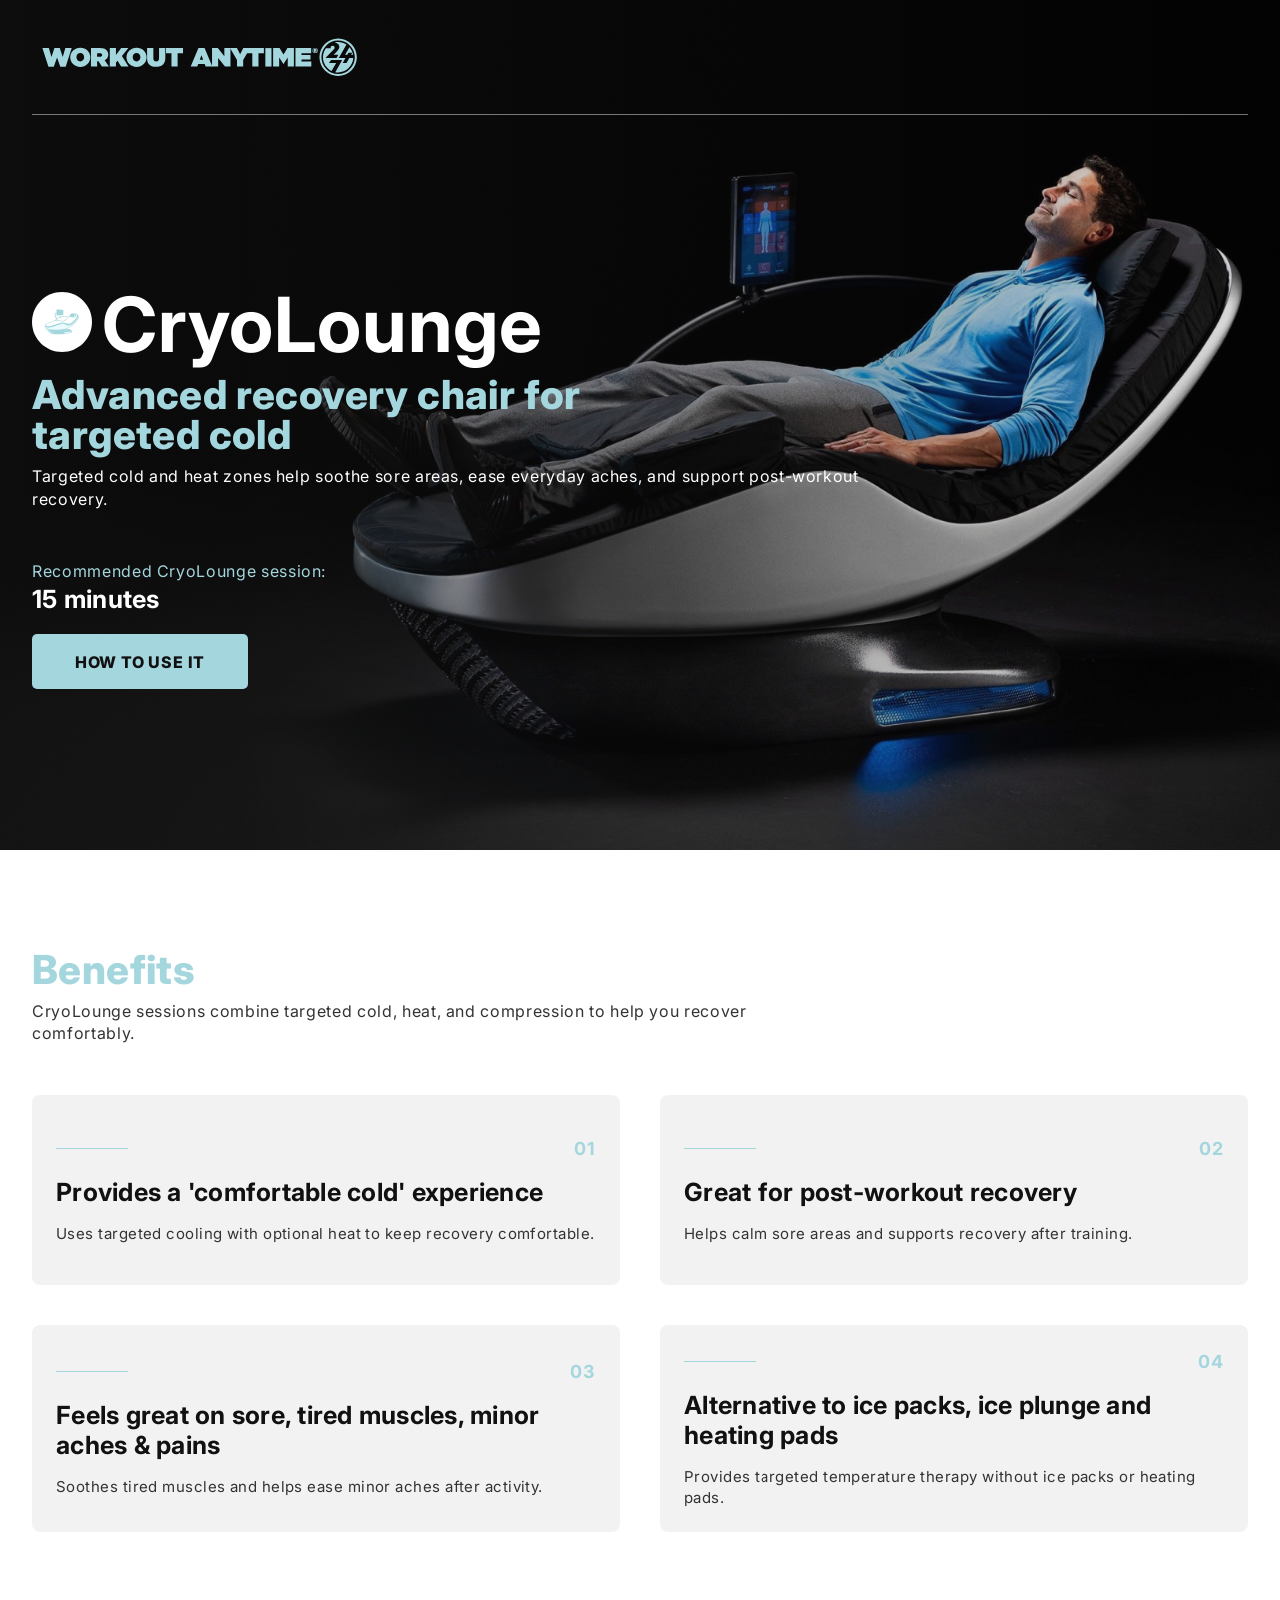
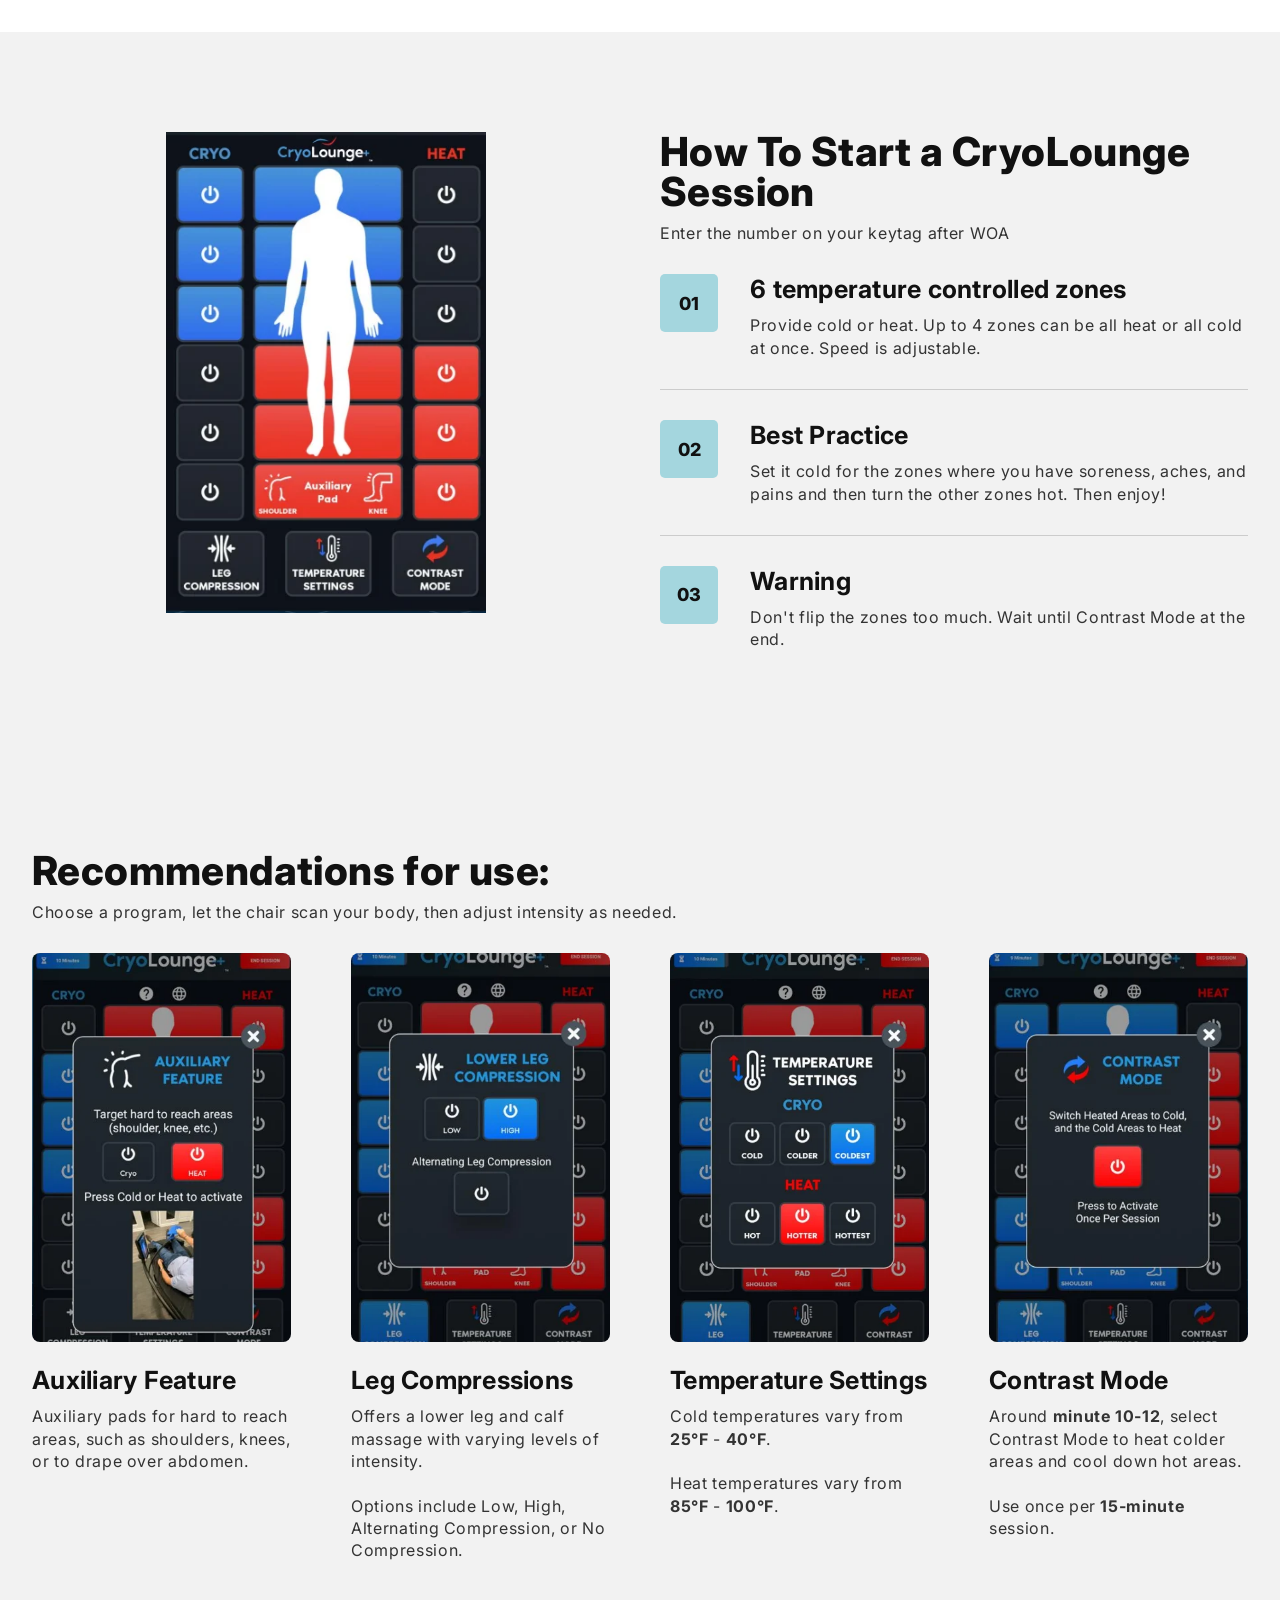
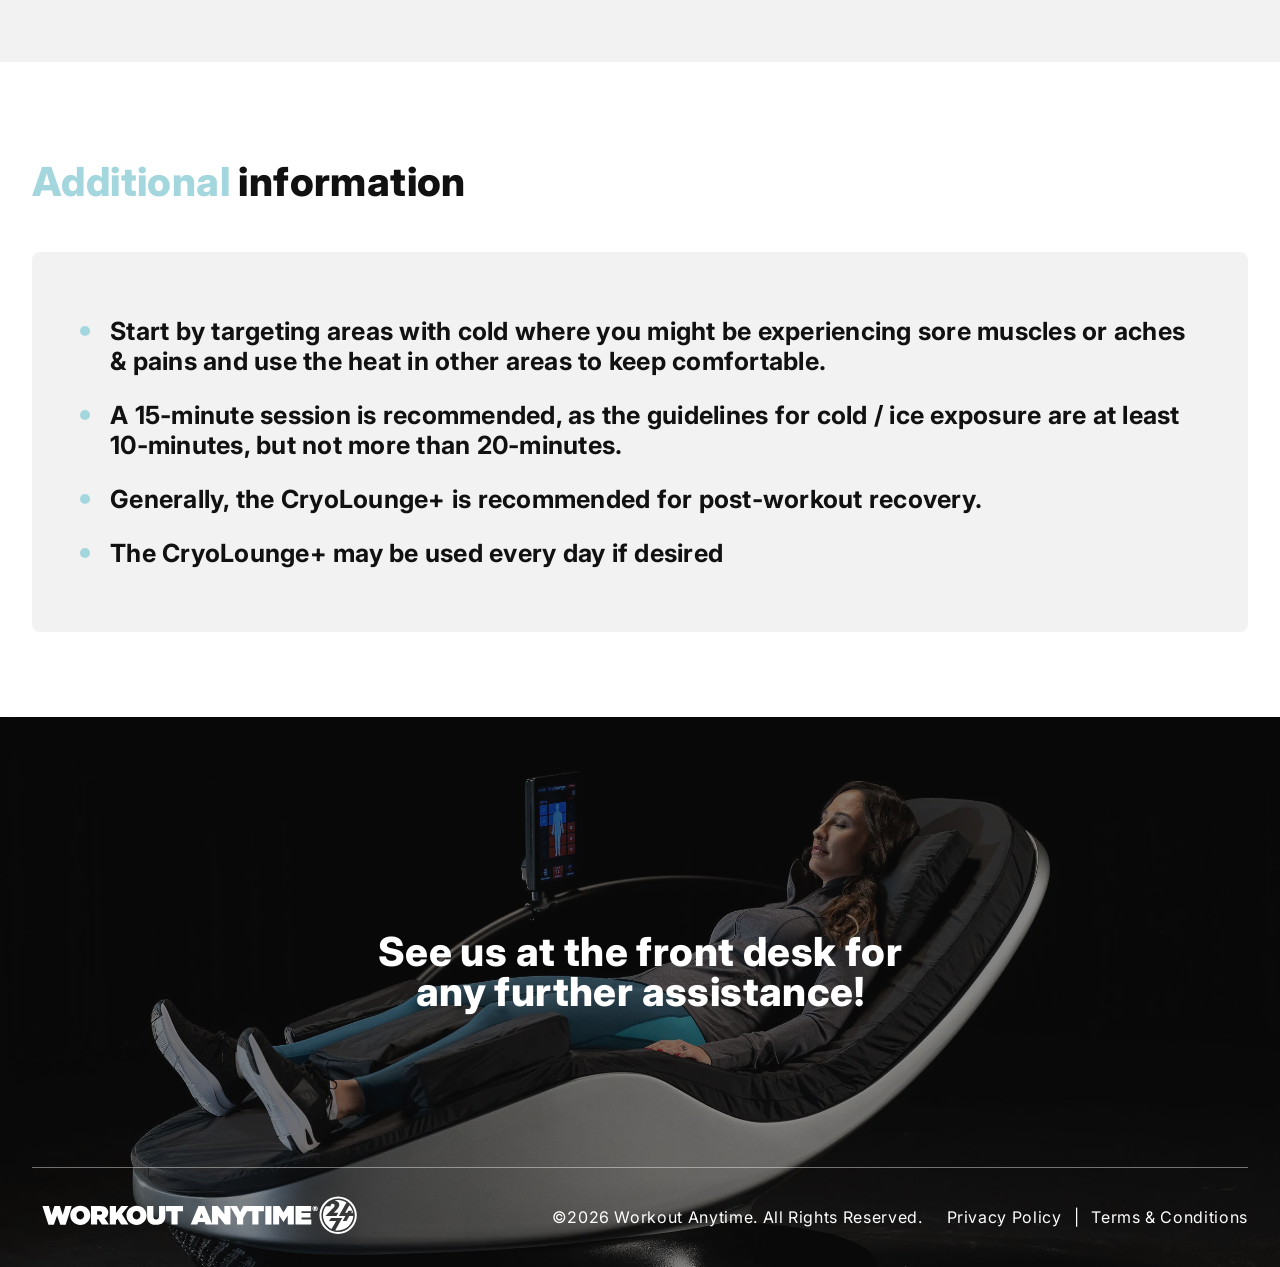
<file: cryo-lounge.html>
<!doctype html>
<html lang="en">
  <head>
    <meta charset="utf-8" />
    <meta name="viewport" content="width=device-width, initial-scale=1" />
    <meta
      name="description"
      content="Workout Anytime CryoLounge amenity guide with benefits, session instructions, recommendations, and recovery information."
    />
    <title>CryoLounge | Workout Anytime</title>
    <link rel="icon" href="favicon.ico" sizes="any" />
    <link rel="preconnect" href="https://fonts.googleapis.com" />
    <link rel="preconnect" href="https://fonts.gstatic.com" crossorigin />
    <link
      href="https://fonts.googleapis.com/css2?family=Inter:wght@400;600;700;800&display=swap"
      rel="stylesheet"
    />
    <link rel="stylesheet" href="styles.css" />
  </head>
  <body>
    <main>
      <section class="hero" aria-labelledby="hero-title">
        <img
          class="hero__image hero__image--cryo"
          src="assets/cryo-hero.jpg"
          alt="Member using a CryoLounge recovery chair"
        />
        <div class="hero__overlay hero__overlay--soft"></div>

        <header class="site-header">
          <a class="site-header__logo" href="index.html" aria-label="Workout Anytime home">
            <img src="assets/woa-logo.svg" alt="Workout Anytime" />
          </a>
        </header>

        <div class="hero__content">
          <div class="hero__headline">
            <img
              class="hero__icon"
              src="assets/cryo-icon.svg"
              alt=""
              aria-hidden="true"
            />
            <h1 id="hero-title">CryoLounge</h1>
          </div>

          <div class="hero__copy hero__copy--wide hero__copy--cryo">
            <p class="eyebrow">Advanced recovery chair for targeted cold</p>
            <p>
              Targeted cold and heat zones help soothe sore areas, ease
              everyday aches, and support post-workout recovery.
            </p>
          </div>

          <div class="hero__session">
            <p>Recommended CryoLounge session:</p>
            <strong>15 minutes</strong>
          </div>

          <a class="button" href="#instructions">How to use it</a>
        </div>
      </section>

      <section class="section benefits" aria-labelledby="benefits-title">
        <div class="section__heading">
          <h2 id="benefits-title"><span>Benefits</span></h2>
          <p>
            CryoLounge sessions combine targeted cold, heat, and compression
            to help you recover comfortably.
          </p>
        </div>

        <div class="benefits__grid benefits__grid--two">
          <article class="benefit-card">
            <div class="benefit-card__head">
              <span></span>
              <strong>01</strong>
            </div>
            <h3>Provides a 'comfortable cold' experience</h3>
            <p>Uses targeted cooling with optional heat to keep recovery comfortable.</p>
          </article>

          <article class="benefit-card">
            <div class="benefit-card__head">
              <span></span>
              <strong>02</strong>
            </div>
            <h3>Great for post-workout recovery</h3>
            <p>Helps calm sore areas and supports recovery after training.</p>
          </article>

          <article class="benefit-card">
            <div class="benefit-card__head">
              <span></span>
              <strong>03</strong>
            </div>
            <h3>Feels great on sore, tired muscles, minor aches &amp; pains</h3>
            <p>Soothes tired muscles and helps ease minor aches after activity.</p>
          </article>

          <article class="benefit-card">
            <div class="benefit-card__head">
              <span></span>
              <strong>04</strong>
            </div>
            <h3>Alternative to ice packs, ice plunge and heating pads</h3>
            <p>Provides targeted temperature therapy without ice packs or heating pads.</p>
          </article>
        </div>
      </section>

      <section
        class="guide-section guide-section--cryo"
        id="instructions"
        aria-labelledby="start-title"
      >
        <div class="guide-section__image guide-section__image--portrait">
          <img
            src="assets/cryo-instructions-overview.jpg"
            alt="CryoLounge temperature zone controls"
          />
        </div>

        <div class="guide-section__content">
          <div class="section__heading">
            <h2 id="start-title">How To Start a CryoLounge Session</h2>
            <p>Enter the number on your keytag after WOA</p>
          </div>

          <ol class="steps steps--sauna">
            <li>
              <span>01</span>
              <div>
                <h3>6 temperature controlled zones</h3>
                <p>
                  Provide cold or heat. Up to 4 zones can be all heat or all
                  cold at once. Speed is adjustable.
                </p>
              </div>
            </li>
            <li>
              <span>02</span>
              <div>
                <h3>Best Practice</h3>
                <p>
                  Set it cold for the zones where you have soreness, aches, and
                  pains and then turn the other zones hot. Then enjoy!
                </p>
              </div>
            </li>
            <li>
              <span>03</span>
              <div>
                <h3>Warning</h3>
                <p>
                  Don't flip the zones too much. Wait until Contrast Mode at
                  the end.
                </p>
              </div>
            </li>
          </ol>
        </div>
      </section>

      <section
        class="section instructions instructions--cryo"
        id="recommendations"
        aria-labelledby="instructions-title"
      >
        <div class="instructions__content">
          <div class="section__heading">
            <h2 id="instructions-title">Recommendations for use:</h2>
            <p>
              Choose a program, let the chair scan your body, then adjust
              intensity as needed.
            </p>
          </div>

          <ol class="steps steps--cards">
            <li>
              <img
                src="assets/cryo-instruction-auxiliary.jpg"
                alt="CryoLounge auxiliary feature screen"
              />
              <div>
                <h3>Auxiliary Feature</h3>
                <p>
                  Auxiliary pads for hard to reach areas, such as shoulders,
                  knees, or to drape over abdomen.
                </p>
              </div>
            </li>
            <li>
              <img
                src="assets/cryo-instruction-intensity.jpg"
                alt="CryoLounge lower leg compression screen"
              />
              <div>
                <h3>Leg Compressions</h3>
                <p>
                  Offers a lower leg and calf massage with varying levels of
                  intensity. <br /><br /> Options include Low, High,
                  Alternating Compression, or No Compression.
                </p>
              </div>
            </li>
            <li>
              <img
                src="assets/cryo-instruction-recline.jpg"
                alt="CryoLounge temperature settings screen"
              />
              <div>
                <h3>Temperature Settings</h3>
                <p>
                  Cold temperatures vary from <strong>25&deg;F</strong> - <strong>40&deg;F</strong>.
                  <br /><br />
                  Heat temperatures vary from <strong>85&deg;F</strong> - <strong>100&deg;F</strong>.
                </p>
              </div>
            </li>
            <li>
              <img
                src="assets/cryo-instruction-finish.jpg"
                alt="CryoLounge contrast mode screen"
              />
              <div>
                <h3>Contrast Mode</h3>
                <p>
                  Around <strong>minute 10-12</strong>, select Contrast Mode to heat colder areas and
                  cool down hot areas.<br /><br />
                  Use once per <strong>15-minute</strong> session.
                </p>
              </div>
            </li>
          </ol>
        </div>
      </section>

      <section class="section information" aria-labelledby="information-title">
        <div class="section__heading">
          <h2 id="information-title">
            <span>Additional</span>
            information
          </h2>
        </div>

        <div class="info-grid">
          <article class="info-card">
            <ul>
              <li>
                Start by targeting areas with cold where you might be
                experiencing sore muscles or aches &amp; pains and use the heat
                in other areas to keep comfortable.
              </li>
              <li>
                A 15-minute session is recommended, as the guidelines for cold /
                ice exposure are at least 10-minutes, but not more than
                20-minutes.
              </li>
              <li>
                Generally, the CryoLounge+ is recommended for post-workout
                recovery.
              </li>
              <li>The CryoLounge+ may be used every day if desired</li>
            </ul>
          </article>
        </div>
      </section>
    </main>

    <footer class="footer">
      <img
        class="footer__image footer__image--cryo"
        src="assets/cryo-footer.jpg"
        alt="Member relaxing in a CryoLounge chair"
      />
      <div class="footer__overlay"></div>

      <p class="footer__message">
        See us at the front desk for any further assistance!
      </p>

      <div class="footer__bar">
        <img src="assets/woa-logo-white.svg" alt="Workout Anytime" />
        <p>&copy;2026 Workout Anytime. All Rights Reserved.</p>
        <nav aria-label="Legal">
          <a href="#">Privacy Policy</a>
          <span>|</span>
          <a href="#">Terms &amp; Conditions</a>
        </nav>
      </div>
    </footer>
  </body>
</html>
</file>
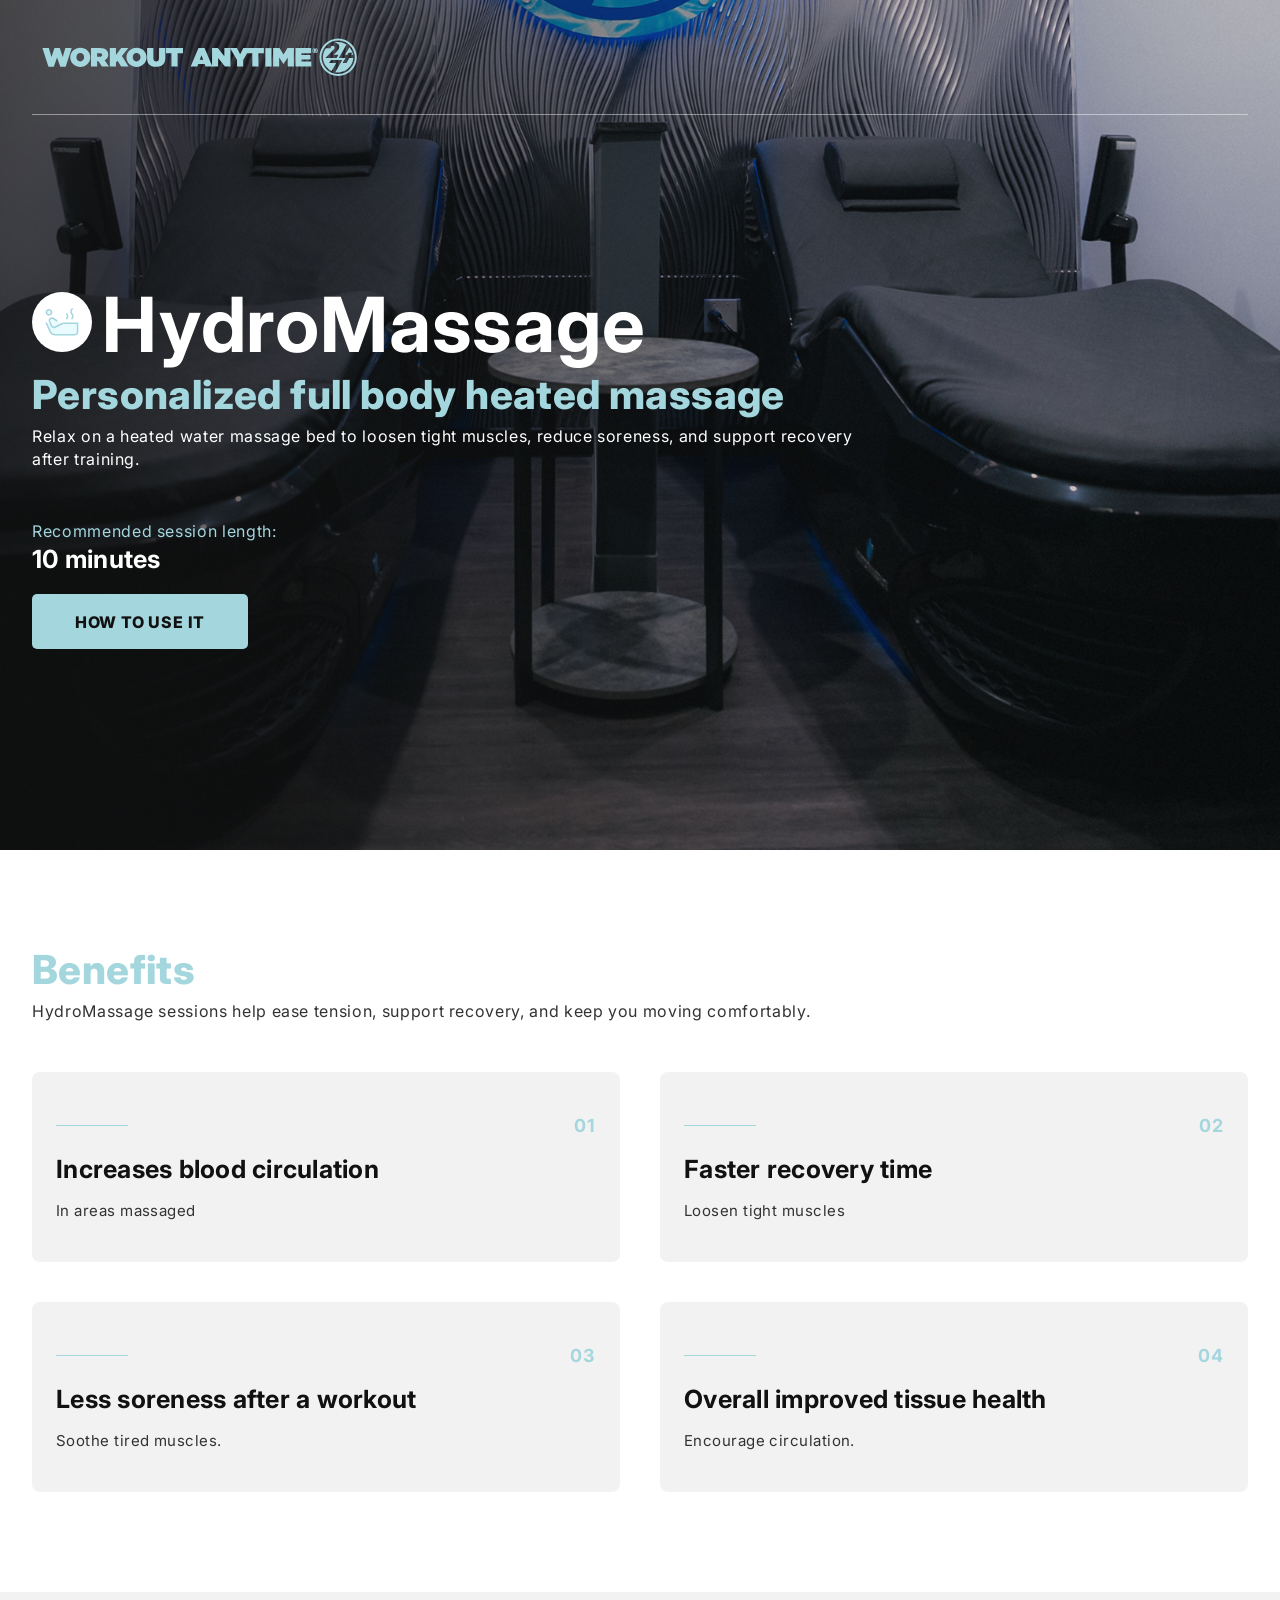
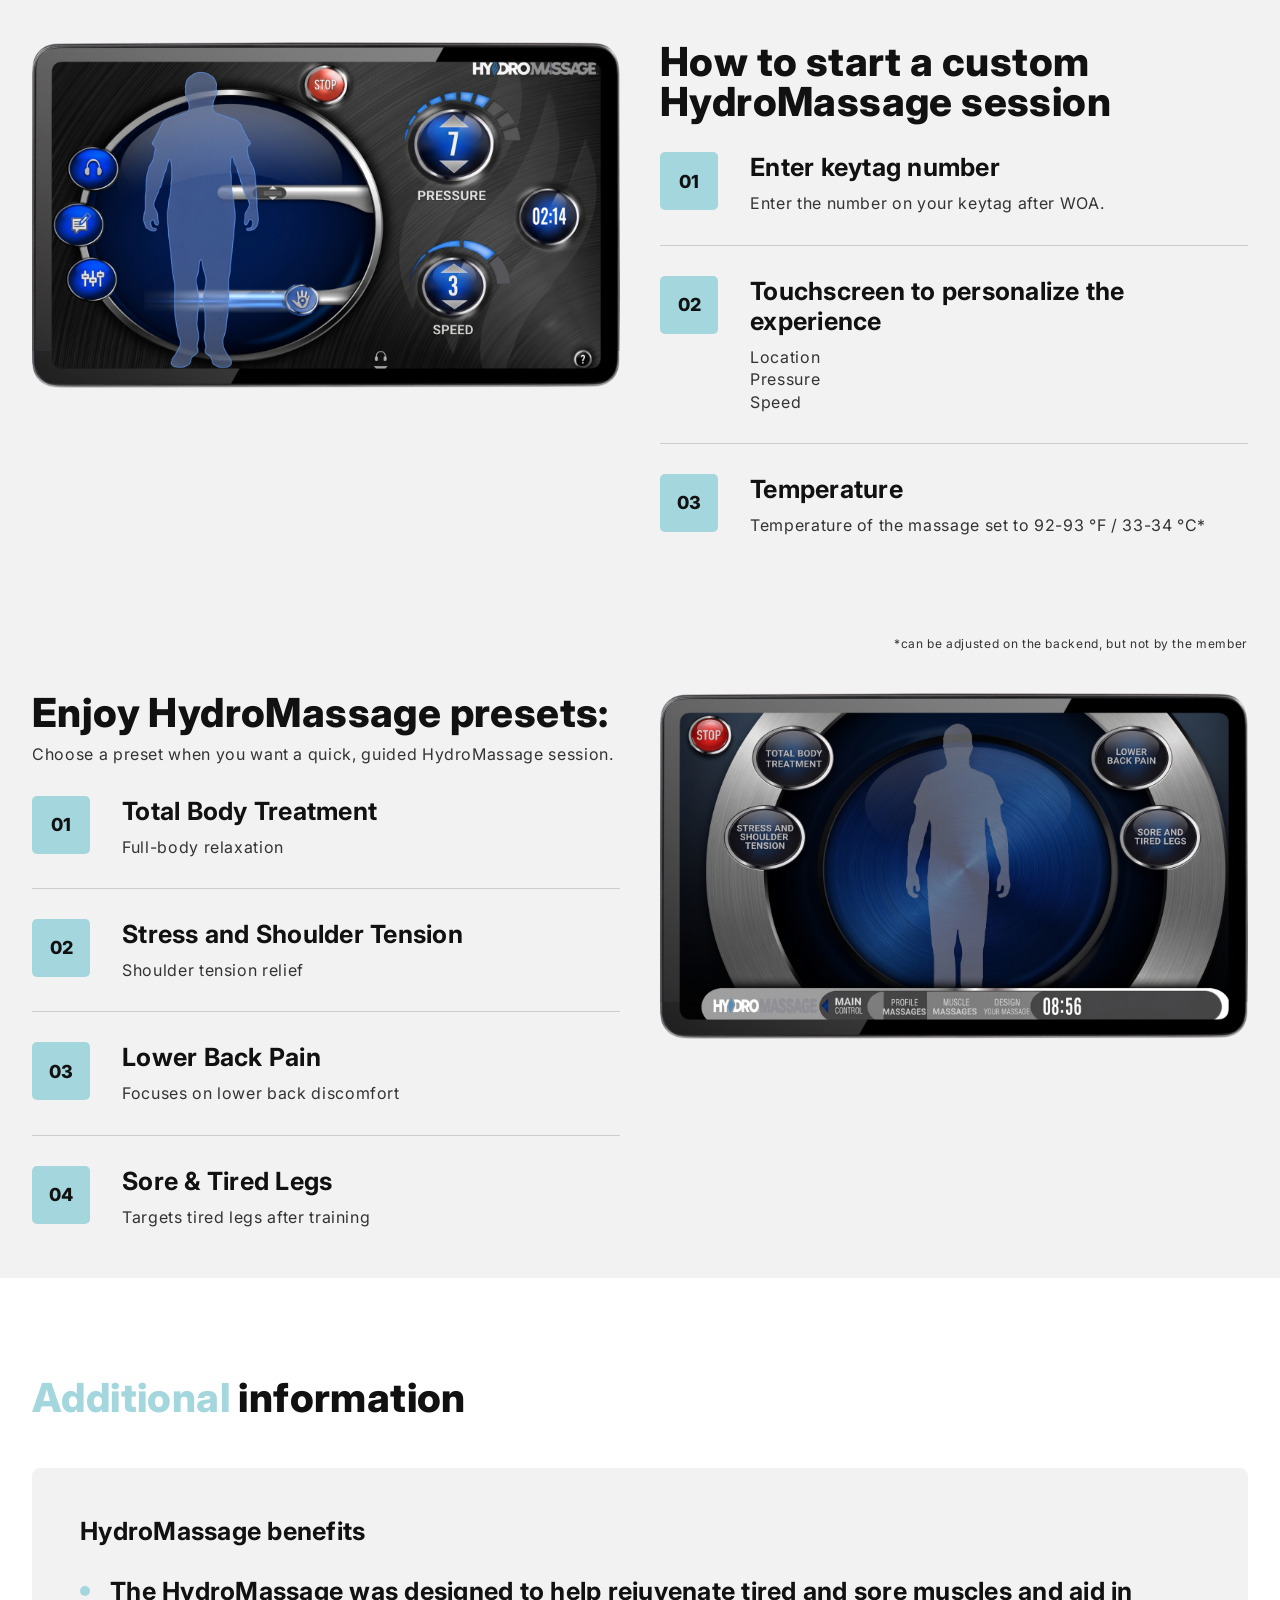
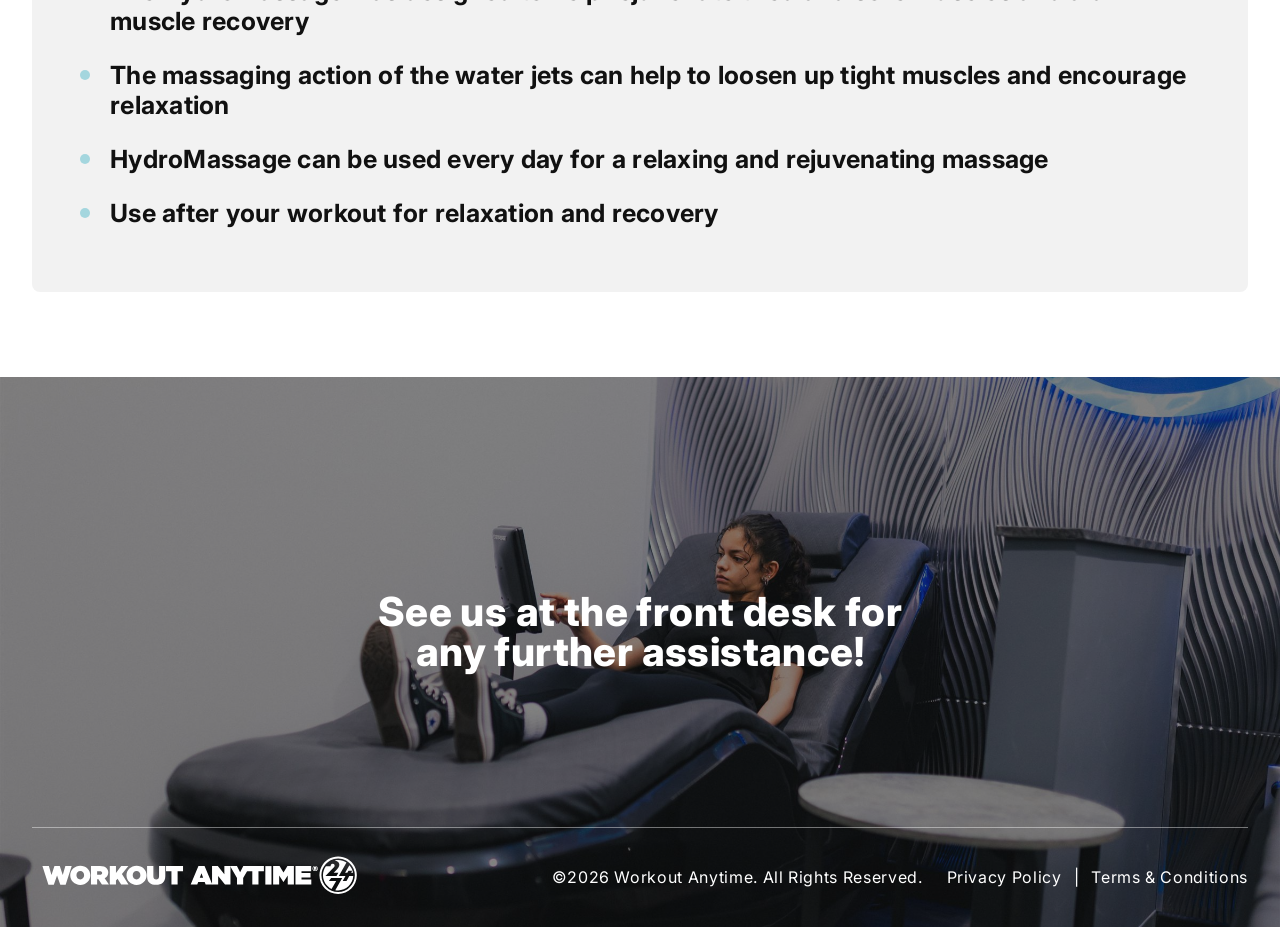
<file: hydromassage.html>
<!doctype html>
<html lang="en">
  <head>
    <meta charset="utf-8" />
    <meta name="viewport" content="width=device-width, initial-scale=1" />
    <meta
      name="description"
      content="Workout Anytime HydroMassage amenity guide with benefits, custom session instructions, presets, and recovery information."
    />
    <title>HydroMassage | Workout Anytime</title>
    <link rel="icon" href="favicon.ico" sizes="any" />
    <link rel="preconnect" href="https://fonts.googleapis.com" />
    <link rel="preconnect" href="https://fonts.gstatic.com" crossorigin />
    <link
      href="https://fonts.googleapis.com/css2?family=Inter:wght@400;600;700;800&display=swap"
      rel="stylesheet"
    />
    <link rel="stylesheet" href="styles.css" />
  </head>
  <body>
    <main>
      <section class="hero" aria-labelledby="hero-title">
        <img
          class="hero__image hero__image--hydromassage"
          src="assets/hydromassage-hero.jpg"
          alt="HydroMassage beds"
        />
        <div class="hero__overlay hero__overlay--soft"></div>

        <header class="site-header">
          <a class="site-header__logo" href="index.html" aria-label="Workout Anytime home">
            <img src="assets/woa-logo.svg" alt="Workout Anytime" />
          </a>
        </header>

        <div class="hero__content">
          <div class="hero__headline">
            <img
              class="hero__icon"
              src="assets/hydromassage-icon.svg"
              alt=""
              aria-hidden="true"
            />
            <h1 id="hero-title">HydroMassage</h1>
          </div>

          <div class="hero__copy hero__copy--wide">
            <p class="eyebrow">Personalized full body heated massage</p>
            <p>
              Relax on a heated water massage bed to loosen tight muscles,
              reduce soreness, and support recovery after training.
            </p>
          </div>

          <div class="hero__session">
            <p>Recommended session length:</p>
            <strong>10 minutes</strong>
          </div>

          <a class="button" href="#custom-session">How to use it</a>
        </div>
      </section>

      <section class="section benefits" aria-labelledby="benefits-title">
        <div class="section__heading">
          <h2 id="benefits-title"><span>Benefits</span></h2>
          <p>
            HydroMassage sessions help ease tension, support recovery, and
            keep you moving comfortably.
          </p>
        </div>

        <div class="benefits__grid benefits__grid--two">
          <article class="benefit-card">
            <div class="benefit-card__head">
              <span></span>
              <strong>01</strong>
            </div>
            <h3>Increases blood circulation</h3>
            <p>In areas massaged</p>
          </article>

          <article class="benefit-card">
            <div class="benefit-card__head">
              <span></span>
              <strong>02</strong>
            </div>
            <h3>Faster recovery time</h3>
            <p>Loosen tight muscles</p>
          </article>

          <article class="benefit-card">
            <div class="benefit-card__head">
              <span></span>
              <strong>03</strong>
            </div>
            <h3>Less soreness after a workout</h3>
            <p>Soothe tired muscles.</p>
          </article>

          <article class="benefit-card">
            <div class="benefit-card__head">
              <span></span>
              <strong>04</strong>
            </div>
            <h3>Overall improved tissue health</h3>
            <p>Encourage circulation.</p>
          </article>
        </div>
      </section>

      <section
        class="guide-section"
        id="custom-session"
        aria-labelledby="custom-session-title"
      >
        <div class="guide-section__image">
          <img
            src="assets/hydromassage-custom.png"
            alt="HydroMassage custom session screen"
          />
        </div>

        <div class="guide-section__content">
          <div class="section__heading">
            <h2 id="custom-session-title">
              How to start a custom HydroMassage session
            </h2>
          </div>

          <ol class="steps steps--sauna">
            <li>
              <span>01</span>
              <div>
                <h3>Enter keytag number</h3>
                <p>Enter the number on your keytag after WOA.</p>
              </div>
            </li>
            <li>
              <span>02</span>
              <div>
                <h3>Touchscreen to personalize the experience</h3>
                  <p>Location<br>Pressure<br>Speed</p>
              </div>
            </li>
            <li>
              <span>03</span>
              <div>
                <h3>Temperature</h3>
                <p>Temperature of the massage set to 92-93 °F / 33-34 °C*</p>
              </div>
            </li>
          </ol>
        </div>
      </section>

      <section class="guide-section guide-section--reverse" aria-labelledby="presets-title">
        <div class="guide-section__image">
          <img
            src="assets/hydromassage-presets.png"
            alt="HydroMassage preset screen"
          />
        </div>

        <div class="guide-section__content">
          <div class="section__heading">
            <h2 id="presets-title">Enjoy HydroMassage presets:</h2>
            <p>Choose a preset when you want a quick, guided HydroMassage session.</p>
          </div>

          <ol class="steps steps--sauna">
            <li>
              <span>01</span>
              <div>
                <h3>Total Body Treatment</h3>
                <p>Full-body relaxation</p>
              </div>
            </li>
            <li>
              <span>02</span>
              <div>
                <h3>Stress and Shoulder Tension</h3>
                <p>Shoulder tension relief</p>
              </div>
            </li>
            <li>
              <span>03</span>
              <div>
                <h3>Lower Back Pain</h3>
                <p>Focuses on lower back discomfort</p>
              </div>
            </li>
            <li>
              <span>04</span>
              <div>
                <h3>Sore &amp; Tired Legs</h3>
                <p>Targets tired legs after training</p>
              </div>
            </li>
          </ol>
        </div>

        <p class="guide-section__note">
          *can be adjusted on the backend, but not by the member
        </p>
      </section>

      <section class="section information" aria-labelledby="information-title">
        <div class="section__heading">
          <h2 id="information-title">
            <span>Additional</span>
            information
          </h2>
        </div>

        <div class="info-grid info-card--expanded">
          <article class="info-card">
            <h3>HydroMassage benefits</h3>
            <ul>
              <li>
                The HydroMassage was designed to help rejuvenate tired and sore
                muscles and aid in muscle recovery
              </li>
              <li>
                The massaging action of the water jets can help to loosen up
                tight muscles and encourage relaxation
              </li>
              <li>
                HydroMassage can be used every day for a relaxing and
                rejuvenating massage
              </li>
              <li>Use after your workout for relaxation and recovery</li>
            </ul>
          </article>
        </div>
      </section>
    </main>

    <footer class="footer">
      <img
        class="footer__image footer__image--center"
        src="assets/hydromassage-footer.jpg"
        alt="Member using a HydroMassage bed"
      />
      <div class="footer__overlay"></div>

      <p class="footer__message">
        See us at the front desk for any further assistance!
      </p>

      <div class="footer__bar">
        <img src="assets/woa-logo-white.svg" alt="Workout Anytime" />
        <p>&copy;2026 Workout Anytime. All Rights Reserved.</p>
        <nav aria-label="Legal">
          <a href="#">Privacy Policy</a>
          <span>|</span>
          <a href="#">Terms &amp; Conditions</a>
        </nav>
      </div>
    </footer>
  </body>
</html>
</file>
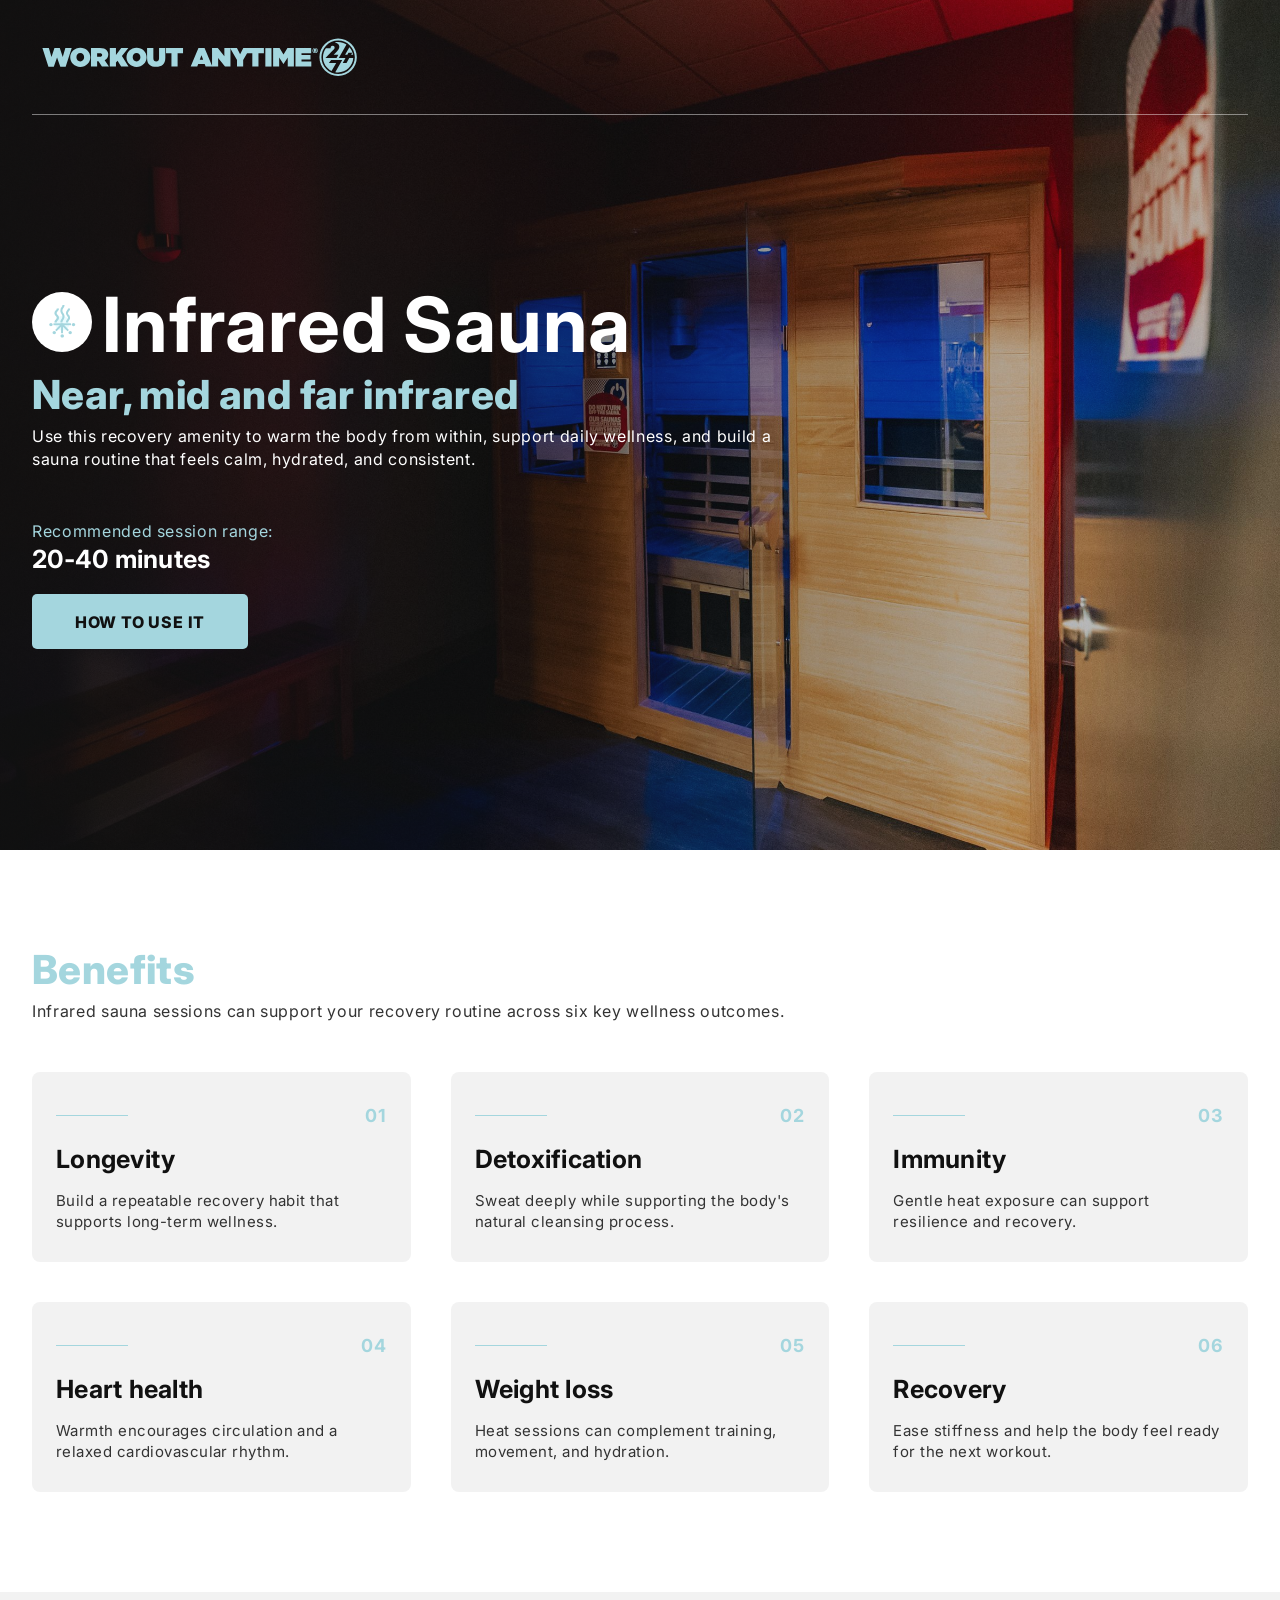
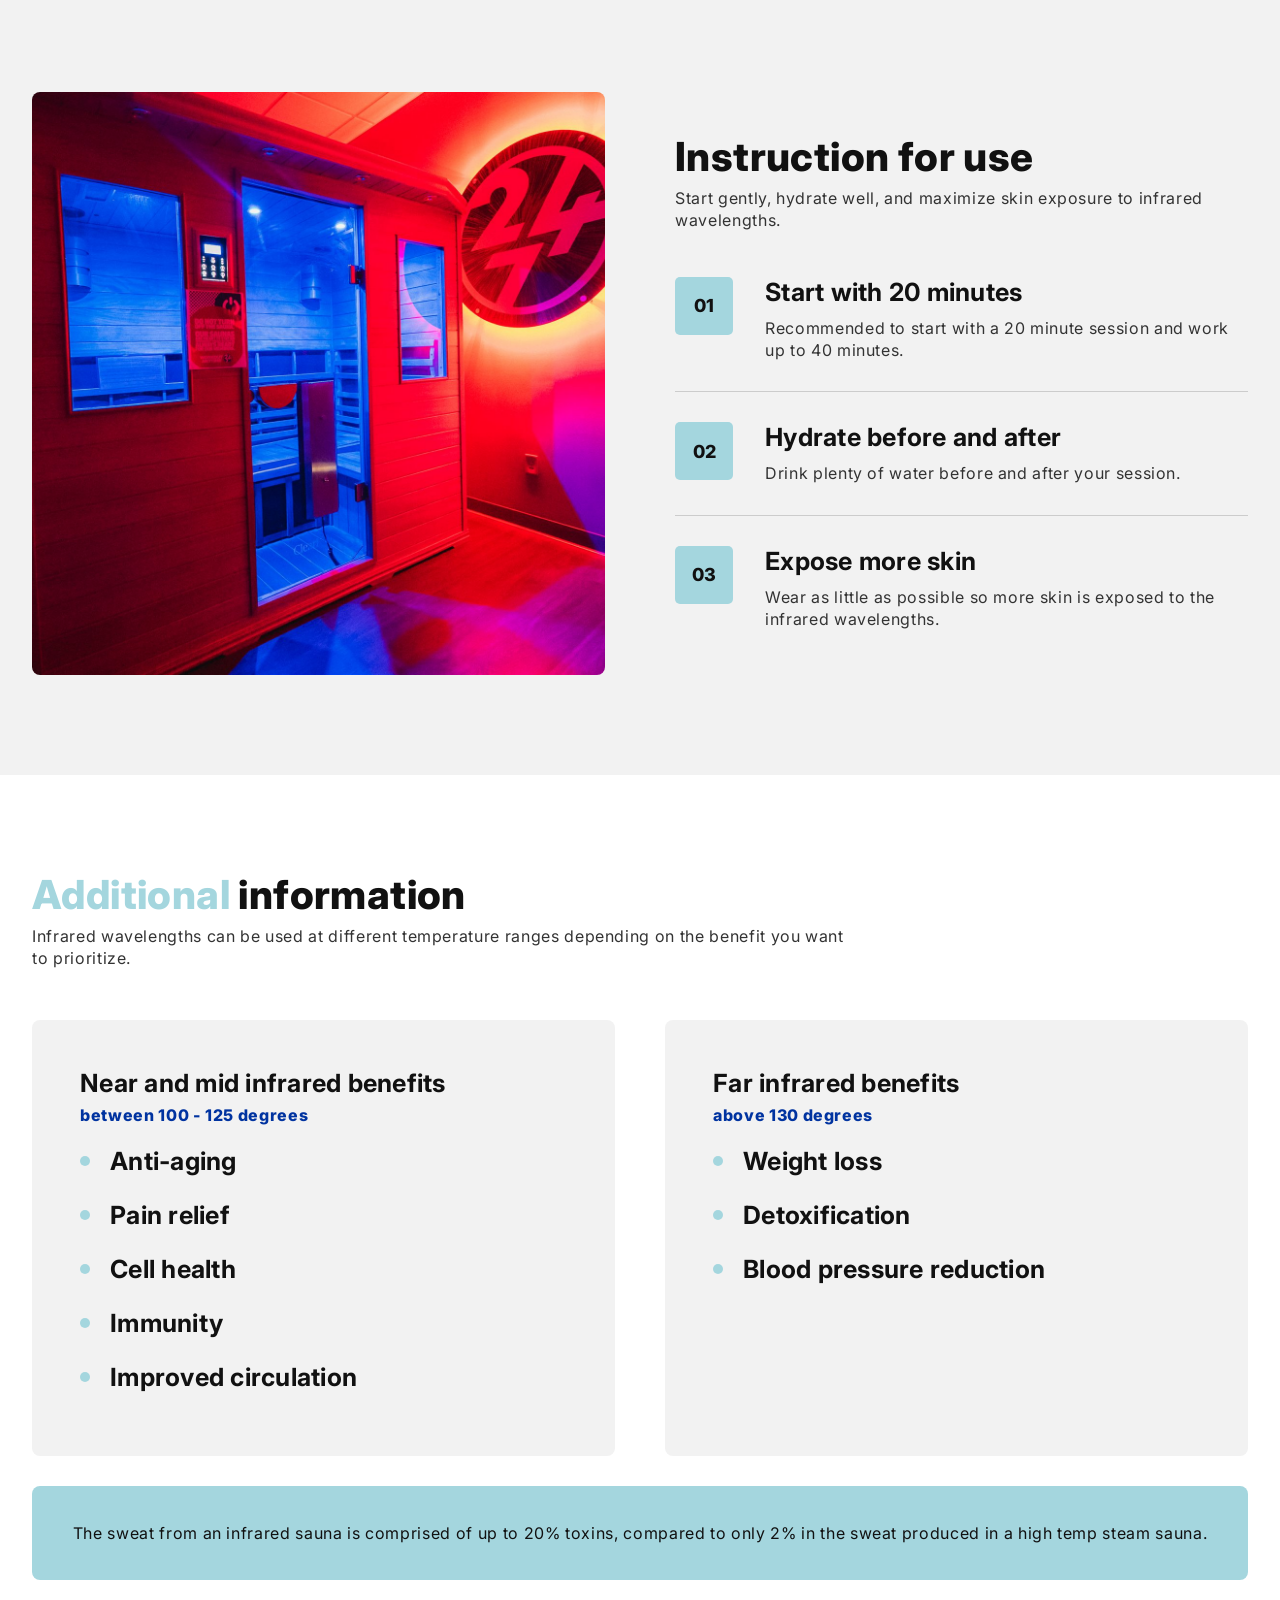
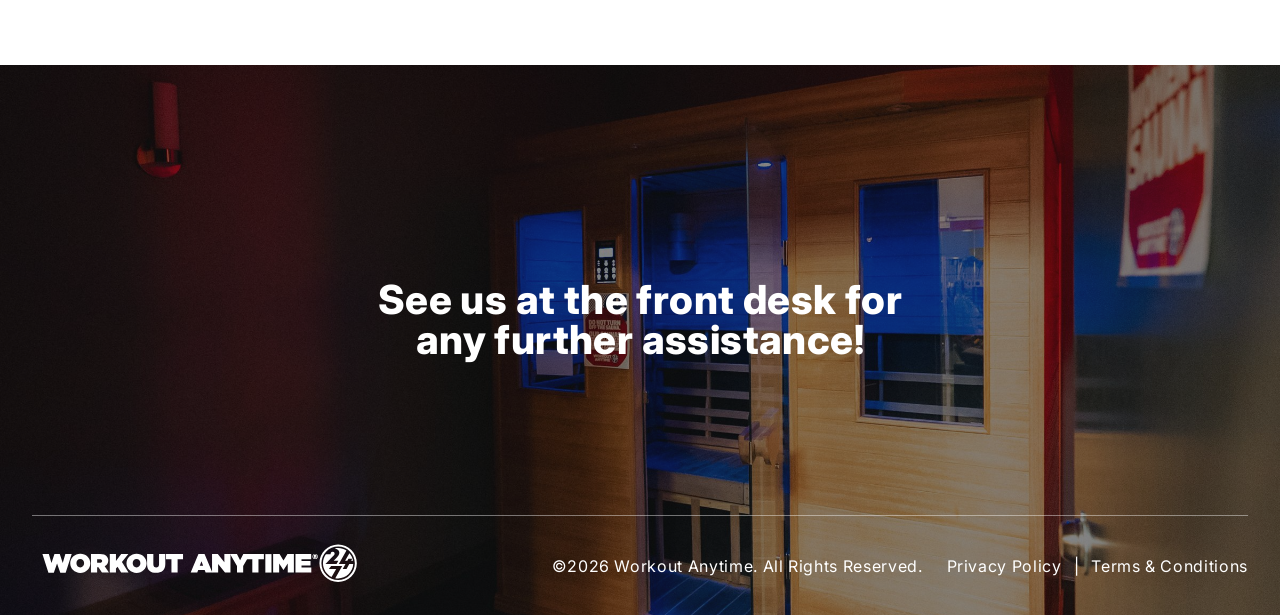
<file: infrared-sauna.html>
<!doctype html>
<html lang="en">
  <head>
    <meta charset="utf-8" />
    <meta name="viewport" content="width=device-width, initial-scale=1" />
    <meta
      name="description"
      content="Workout Anytime infrared sauna amenity guide with benefits, instructions for use, and wellness information."
    />
    <title>Infrared Sauna | Workout Anytime</title>
    <link rel="icon" href="favicon.ico" sizes="any" />
    <link rel="preconnect" href="https://fonts.googleapis.com" />
    <link rel="preconnect" href="https://fonts.gstatic.com" crossorigin />
    <link
      href="https://fonts.googleapis.com/css2?family=Inter:wght@400;600;700;800&display=swap"
      rel="stylesheet"
    />
    <link rel="stylesheet" href="styles.css" />
  </head>
  <body>
    <main>
      <section class="hero" aria-labelledby="hero-title">
        <img
          class="hero__image"
          src="assets/sauna-hero-footer.jpg"
          alt="Infrared sauna room"
        />
        <div class="hero__overlay"></div>

        <header class="site-header">
          <a class="site-header__logo" href="index.html" aria-label="Workout Anytime home">
            <img src="assets/woa-logo.svg" alt="Workout Anytime" />
          </a>
        </header>

        <div class="hero__content">
          <div class="hero__headline">
            <img
              class="hero__icon"
              src="assets/infrared-sauna-icon.svg"
              alt=""
              aria-hidden="true"
            />
            <h1 id="hero-title">Infrared Sauna</h1>
          </div>

          <div class="hero__copy">
            <p class="eyebrow">Near, mid and far infrared</p>
            <p>
              Use this recovery amenity to warm the body from within, support
              daily wellness, and build a sauna routine that feels calm,
              hydrated, and consistent.
            </p>
          </div>

          <div class="hero__session">
            <p>Recommended session range:</p>
            <strong>20-40 minutes</strong>
          </div>

          <a class="button" href="#instructions">How to use it</a>
        </div>
      </section>

      <section class="section benefits" aria-labelledby="benefits-title">
        <div class="section__heading">
          <h2 id="benefits-title"><span>Benefits</span></h2>
          <p>
            Infrared sauna sessions can support your recovery routine across six
            key wellness outcomes.
          </p>
        </div>

        <div class="benefits__grid">
          <article class="benefit-card">
            <div class="benefit-card__head">
              <span></span>
              <strong>01</strong>
            </div>
            <h3>Longevity</h3>
            <p>Build a repeatable recovery habit that supports long-term wellness.</p>
          </article>

          <article class="benefit-card">
            <div class="benefit-card__head">
              <span></span>
              <strong>02</strong>
            </div>
            <h3>Detoxification</h3>
            <p>Sweat deeply while supporting the body's natural cleansing process.</p>
          </article>

          <article class="benefit-card">
            <div class="benefit-card__head">
              <span></span>
              <strong>03</strong>
            </div>
            <h3>Immunity</h3>
            <p>Gentle heat exposure can support resilience and recovery.</p>
          </article>

          <article class="benefit-card">
            <div class="benefit-card__head">
              <span></span>
              <strong>04</strong>
            </div>
            <h3>Heart health</h3>
            <p>Warmth encourages circulation and a relaxed cardiovascular rhythm.</p>
          </article>

          <article class="benefit-card">
            <div class="benefit-card__head">
              <span></span>
              <strong>05</strong>
            </div>
            <h3>Weight loss</h3>
            <p>Heat sessions can complement training, movement, and hydration.</p>
          </article>

          <article class="benefit-card">
            <div class="benefit-card__head">
              <span></span>
              <strong>06</strong>
            </div>
            <h3>Recovery</h3>
            <p>Ease stiffness and help the body feel ready for the next workout.</p>
          </article>
        </div>
      </section>

      <section
        class="section instructions instructions--sauna"
        id="instructions"
        aria-labelledby="instructions-title"
      >
        <div class="instructions__image">
          <img
            src="assets/sauna-instructions.jpg"
            alt="Infrared sauna with red and blue lighting"
          />
        </div>

        <div class="instructions__content">
          <div class="section__heading">
            <h2 id="instructions-title">Instruction for use</h2>
            <p>
              Start gently, hydrate well, and maximize skin exposure to infrared
              wavelengths.
            </p>
          </div>

          <ol class="steps steps--sauna">
            <li>
              <span>01</span>
              <div>
                <h3>Start with 20 minutes</h3>
                <p>
                  Recommended to start with a 20 minute session and work up to
                  40 minutes.
                </p>
              </div>
            </li>
            <li>
              <span>02</span>
              <div>
                <h3>Hydrate before and after</h3>
                <p>Drink plenty of water before and after your session.</p>
              </div>
            </li>
            <li>
              <span>03</span>
              <div>
                <h3>Expose more skin</h3>
                <p>
                  Wear as little as possible so more skin is exposed to the
                  infrared wavelengths.
                </p>
              </div>
            </li>
          </ol>
        </div>
      </section>

      <section class="section information" aria-labelledby="information-title">
        <div class="section__heading">
          <h2 id="information-title">
            <span>Additional</span>
            information
          </h2>
          <p>
            Infrared wavelengths can be used at different temperature ranges
            depending on the benefit you want to prioritize.
          </p>
        </div>

        <div class="info-grid info-grid--two">
          <article class="info-card">
            <h3>Near and mid infrared benefits</h3>
            <p>between 100 - 125 degrees</p>
            <ul>
              <li>Anti-aging</li>
              <li>Pain relief</li>
              <li>Cell health</li>
              <li>Immunity</li>
              <li>Improved circulation</li>
            </ul>
          </article>

          <article class="info-card">
            <h3>Far infrared benefits</h3>
            <p>above 130 degrees</p>
            <ul>
              <li>Weight loss</li>
              <li>Detoxification</li>
              <li>Blood pressure reduction</li>
            </ul>
          </article>
        </div>

        <p class="callout">
          The sweat from an infrared sauna is comprised of up to 20% toxins,
          compared to only 2% in the sweat produced in a high temp steam sauna.
        </p>
      </section>
    </main>

    <footer class="footer">
      <img
        class="footer__image footer__image--center"
        src="assets/sauna-hero-footer.jpg"
        alt="Infrared sauna room"
      />
      <div class="footer__overlay"></div>

      <p class="footer__message">
        See us at the front desk for any further assistance!
      </p>

      <div class="footer__bar">
        <img src="assets/woa-logo-white.svg" alt="Workout Anytime" />
        <p>&copy;2026 Workout Anytime. All Rights Reserved.</p>
        <nav aria-label="Legal">
          <a href="#">Privacy Policy</a>
          <span>|</span>
          <a href="#">Terms &amp; Conditions</a>
        </nav>
      </div>
    </footer>
  </body>
</html>
</file>
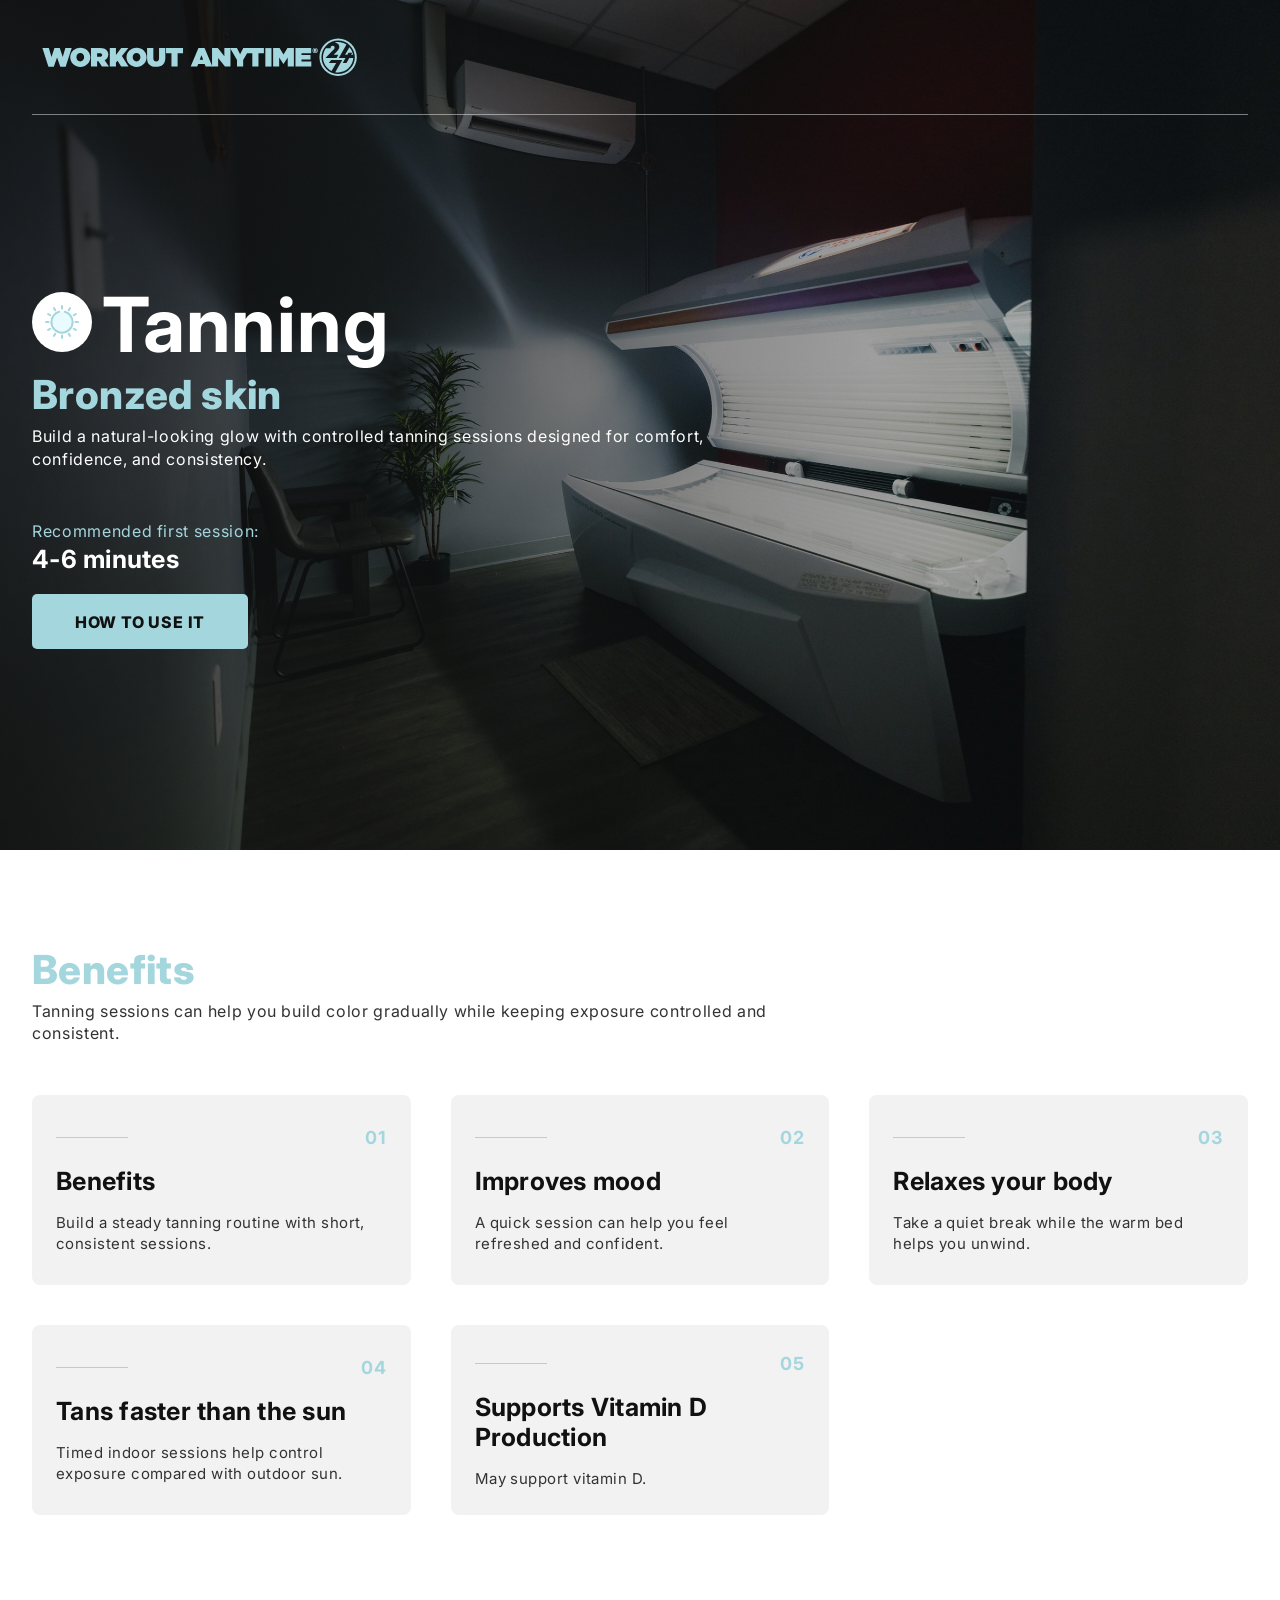
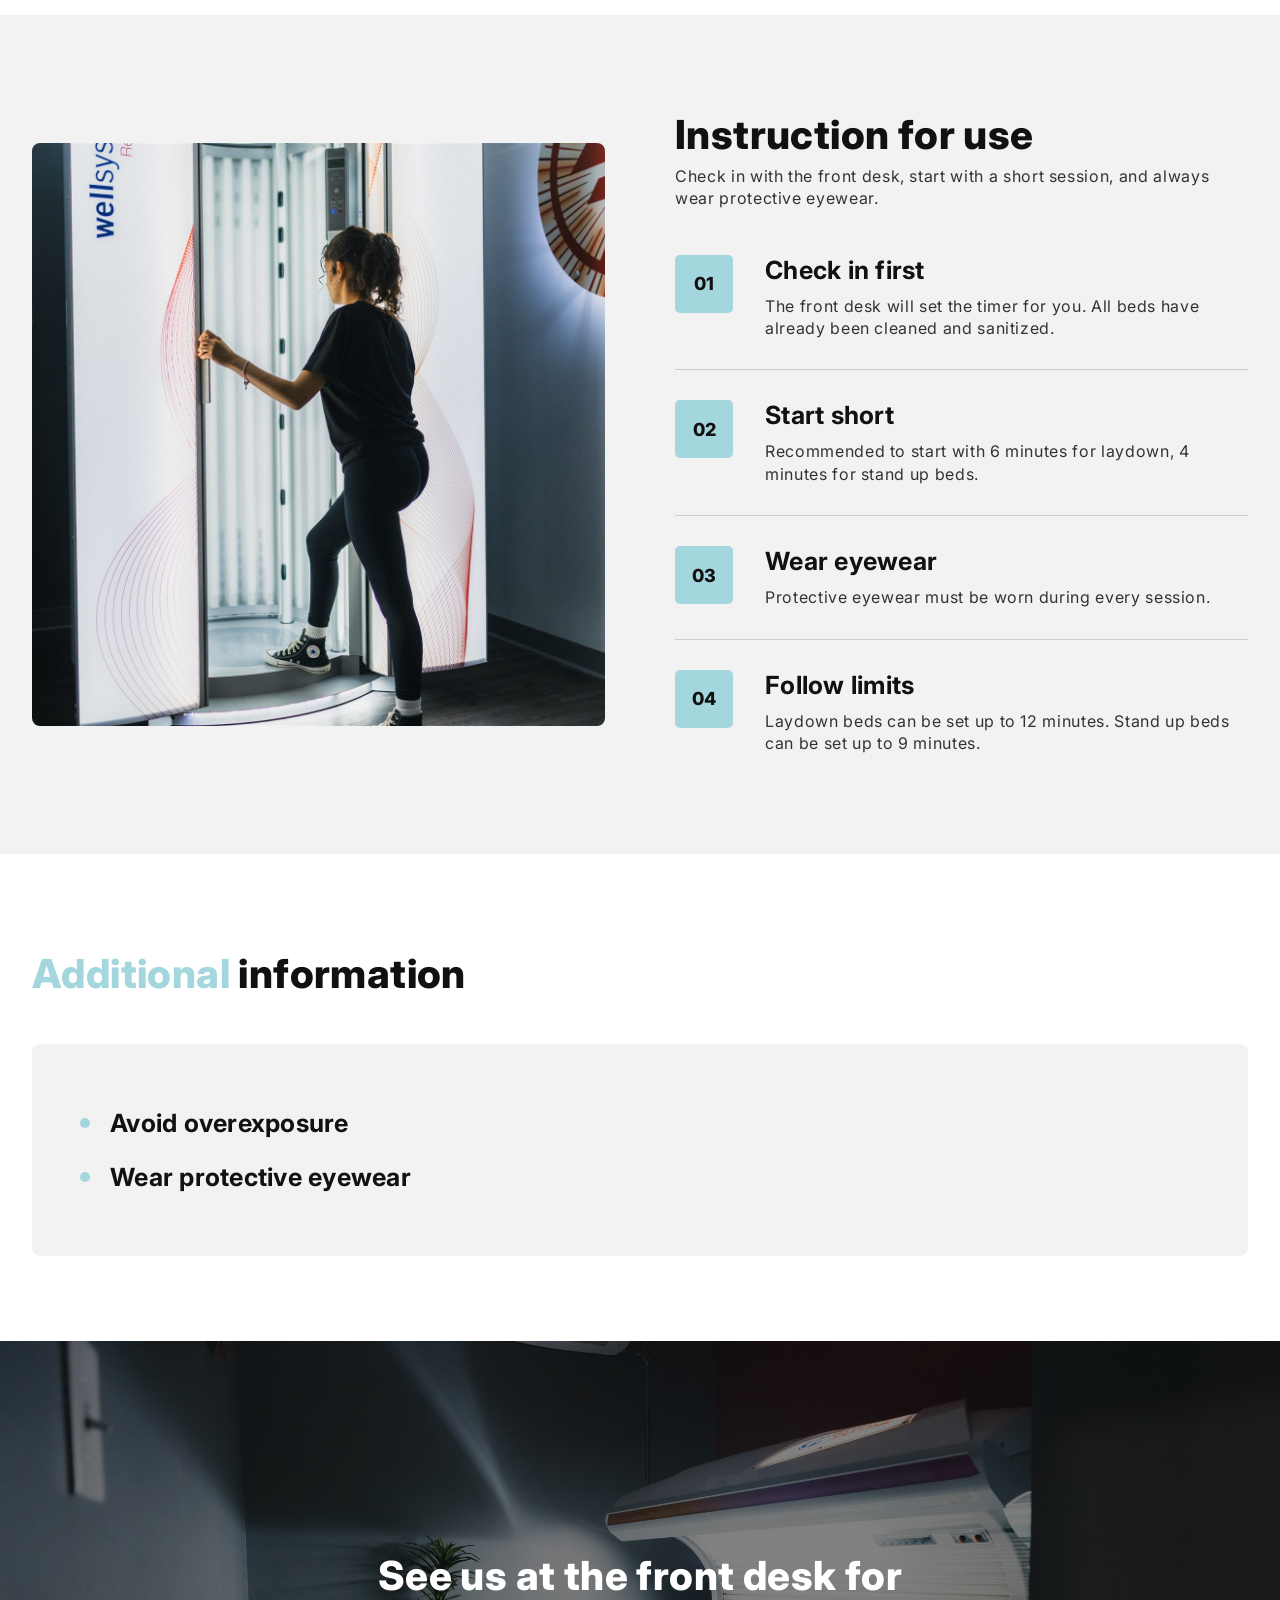
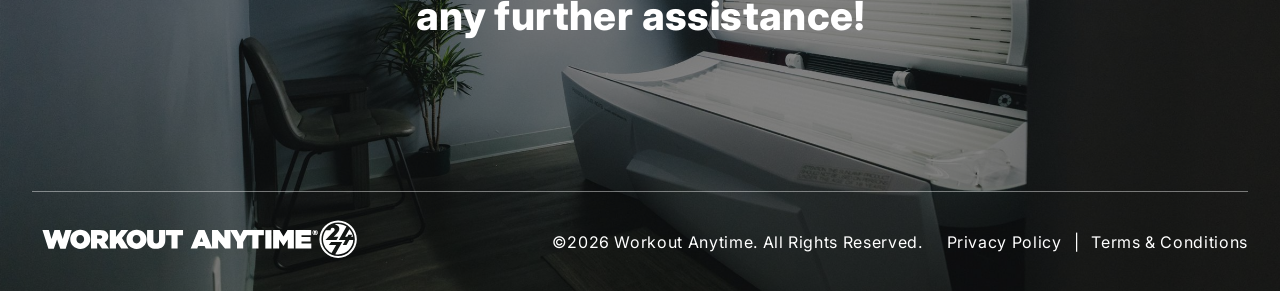
<file: tanning.html>
<!doctype html>
<html lang="en">
  <head>
    <meta charset="utf-8" />
    <meta name="viewport" content="width=device-width, initial-scale=1" />
    <meta
      name="description"
      content="Workout Anytime tanning amenity guide with benefits, instructions for use, and exposure guidance."
    />
    <title>Tanning | Workout Anytime</title>
    <link rel="icon" href="favicon.ico" sizes="any" />
    <link rel="preconnect" href="https://fonts.googleapis.com" />
    <link rel="preconnect" href="https://fonts.gstatic.com" crossorigin />
    <link
      href="https://fonts.googleapis.com/css2?family=Inter:wght@400;600;700;800&display=swap"
      rel="stylesheet"
    />
    <link rel="stylesheet" href="styles.css" />
  </head>
  <body>
    <main>
      <section class="hero" aria-labelledby="hero-title">
        <img
          class="hero__image hero__image--tanning"
          src="assets/tanning-hero-footer.jpg"
          alt="Tanning bed amenity"
        />
        <div class="hero__overlay"></div>

        <header class="site-header">
          <a class="site-header__logo" href="index.html" aria-label="Workout Anytime home">
            <img src="assets/woa-logo.svg" alt="Workout Anytime" />
          </a>
        </header>

        <div class="hero__content">
          <div class="hero__headline">
            <img
              class="hero__icon"
              src="assets/tanning-icon.svg"
              alt=""
              aria-hidden="true"
            />
            <h1 id="hero-title">Tanning</h1>
          </div>

          <div class="hero__copy">
            <p class="eyebrow">Bronzed skin</p>
            <p>
              Build a natural-looking glow with controlled tanning sessions
              designed for comfort, confidence, and consistency.
            </p>
          </div>

          <div class="hero__session">
            <p>Recommended first session:</p>
            <strong>4-6 minutes</strong>
          </div>

          <a class="button" href="#instructions">How to use it</a>
        </div>
      </section>

      <section class="section benefits" aria-labelledby="benefits-title">
        <div class="section__heading">
          <h2 id="benefits-title"><span>Benefits</span></h2>
          <p>
            Tanning sessions can help you build color gradually while keeping
            exposure controlled and consistent.
          </p>
        </div>

        <div class="benefits__grid">
          <article class="benefit-card">
            <div class="benefit-card__head">
              <span></span>
              <strong>01</strong>
            </div>
            <h3>Benefits</h3>
            <p>Build a steady tanning routine with short, consistent sessions.</p>
          </article>

          <article class="benefit-card">
            <div class="benefit-card__head">
              <span></span>
              <strong>02</strong>
            </div>
            <h3>Improves mood</h3>
            <p>A quick session can help you feel refreshed and confident.</p>
          </article>

          <article class="benefit-card">
            <div class="benefit-card__head">
              <span></span>
              <strong>03</strong>
            </div>
            <h3>Relaxes your body</h3>
            <p>Take a quiet break while the warm bed helps you unwind.</p>
          </article>

          <article class="benefit-card">
            <div class="benefit-card__head">
              <span></span>
              <strong>04</strong>
            </div>
            <h3>Tans faster than the sun</h3>
            <p>Timed indoor sessions help control exposure compared with outdoor sun.</p>
          </article>

          <article class="benefit-card">
            <div class="benefit-card__head">
              <span></span>
              <strong>05</strong>
            </div>
            <h3>Supports Vitamin D Production</h3>
            <p>May support vitamin D.</p>
          </article>
        </div>
      </section>

      <section
        class="section instructions instructions--sauna"
        id="instructions"
        aria-labelledby="instructions-title"
      >
        <div class="instructions__image">
          <img
            src="assets/tanning-instructions.jpg"
            alt="Workout Anytime tanning booth"
          />
        </div>

        <div class="instructions__content">
          <div class="section__heading">
            <h2 id="instructions-title">Instruction for use</h2>
            <p>
              Check in with the front desk, start with a short session, and
              always wear protective eyewear.
            </p>
          </div>

          <ol class="steps steps--sauna">
            <li>
              <span>01</span>
              <div>
                <h3>Check in first</h3>
                <p>
                  The front desk will set the timer for you. All beds have
                  already been cleaned and sanitized.
                </p>
              </div>
            </li>
            <li>
              <span>02</span>
              <div>
                <h3>Start short</h3>
                <p>
                  Recommended to start with 6 minutes for laydown, 4 minutes
                  for stand up beds.
                </p>
              </div>
            </li>
            <li>
              <span>03</span>
              <div>
                <h3>Wear eyewear</h3>
                <p>Protective eyewear must be worn during every session.</p>
              </div>
            </li>
            <li>
              <span>04</span>
              <div>
                <h3>Follow limits</h3>
                <p>
                  Laydown beds can be set up to 12 minutes. Stand up beds can
                  be set up to 9 minutes.
                </p>
              </div>
            </li>
          </ol>
        </div>
      </section>

      <section class="section information" aria-labelledby="information-title">
        <div class="section__heading">
          <h2 id="information-title">
            <span>Additional</span>
            information
          </h2>
        </div>

        <div class="info-grid">
          <article class="info-card">
            <ul>
              <li>Avoid overexposure</li>
              <li>Wear protective eyewear</li>
            </ul>
          </article>
        </div>
      </section>
    </main>

    <footer class="footer">
      <img
        class="footer__image footer__image--tanning"
        src="assets/tanning-hero-footer.jpg"
        alt="Tanning bed amenity"
      />
      <div class="footer__overlay"></div>

      <p class="footer__message">
        See us at the front desk for any further assistance!
      </p>

      <div class="footer__bar">
        <img src="assets/woa-logo-white.svg" alt="Workout Anytime" />
        <p>&copy;2026 Workout Anytime. All Rights Reserved.</p>
        <nav aria-label="Legal">
          <a href="#">Privacy Policy</a>
          <span>|</span>
          <a href="#">Terms &amp; Conditions</a>
        </nav>
      </div>
    </footer>
  </body>
</html>
</file>
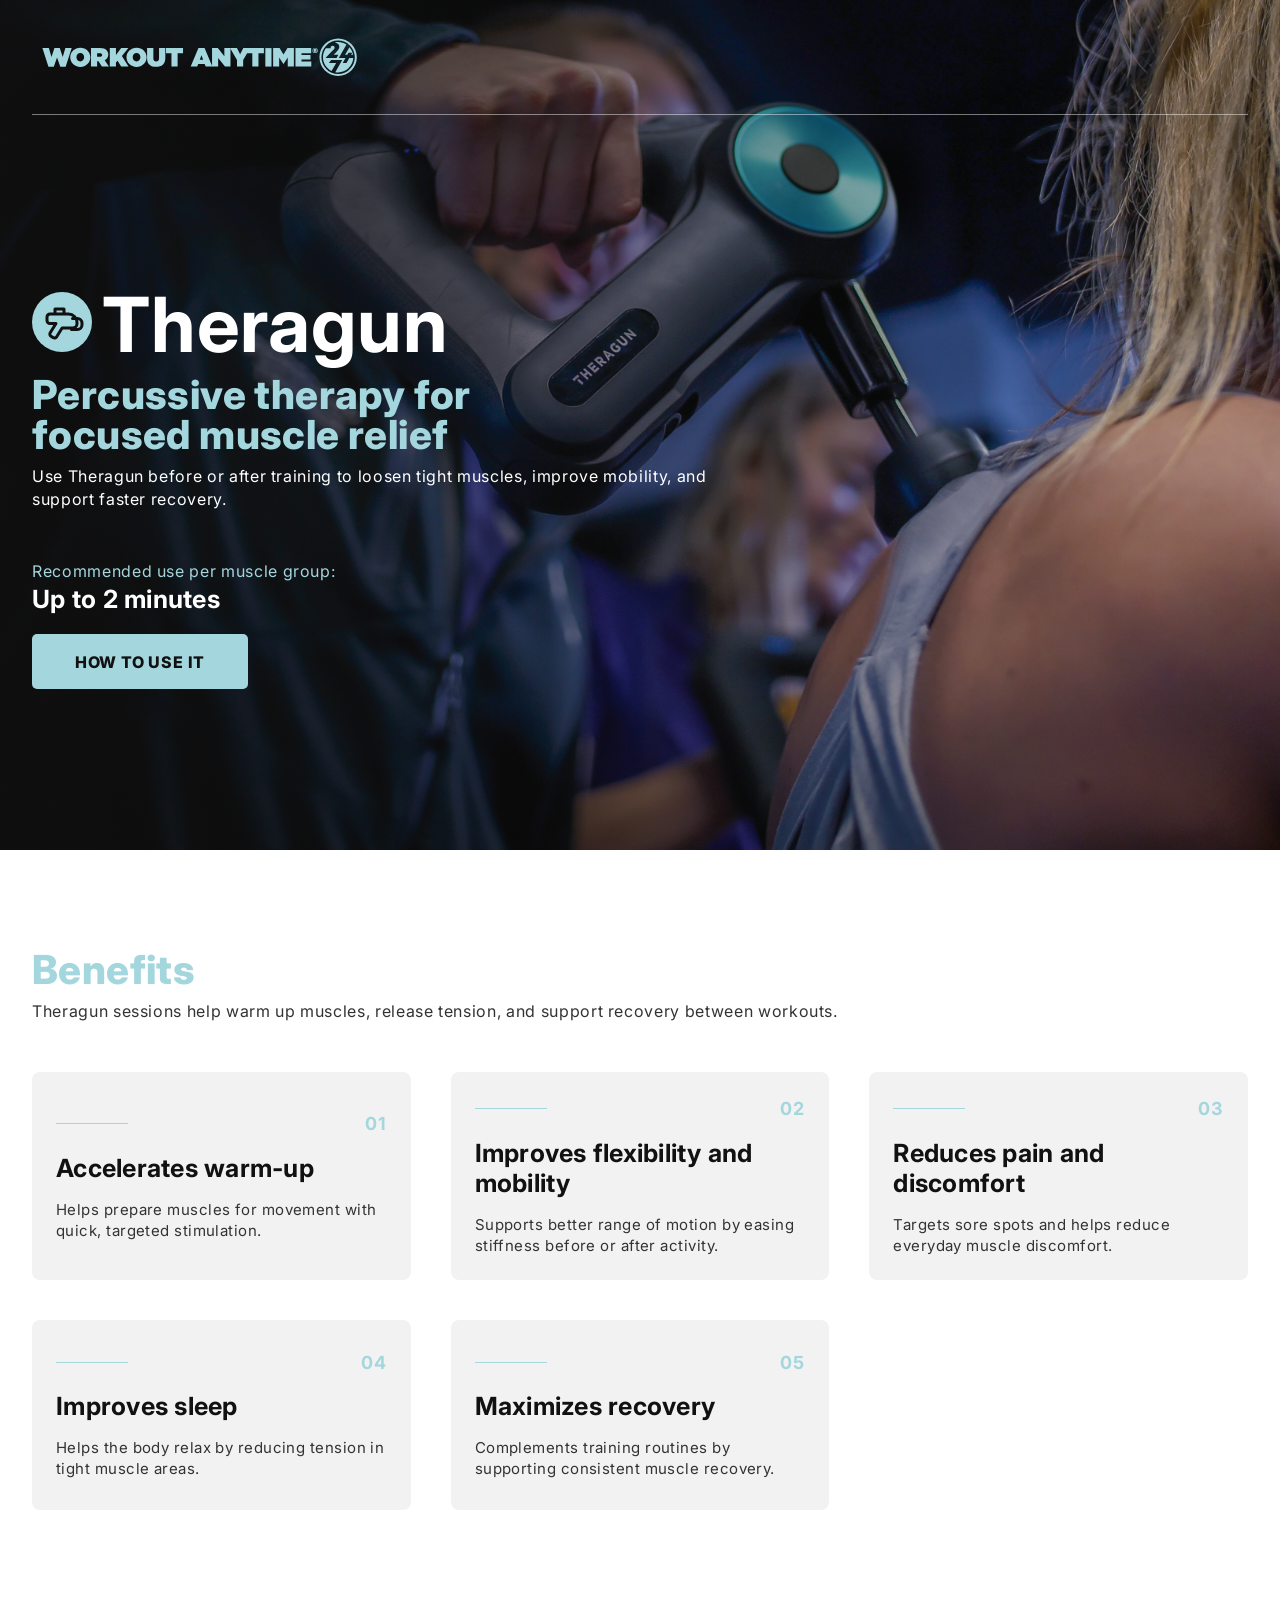
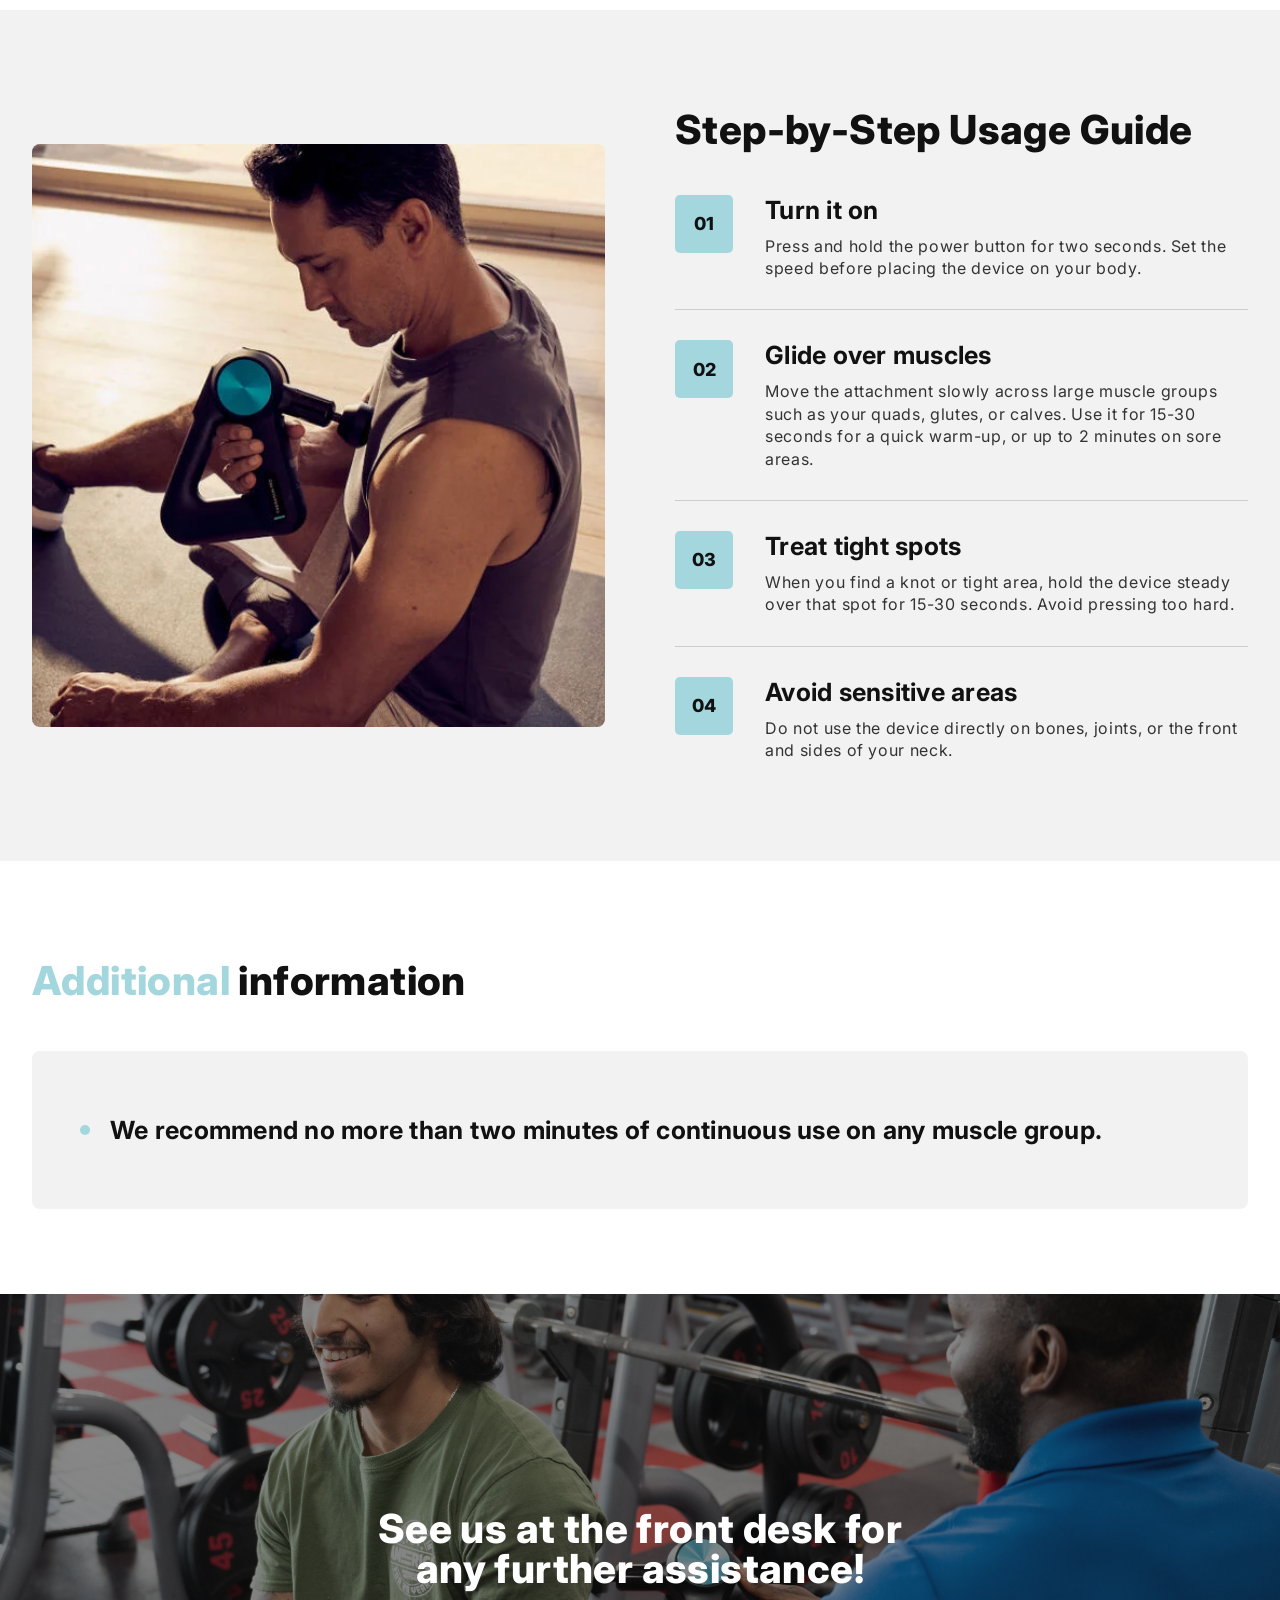
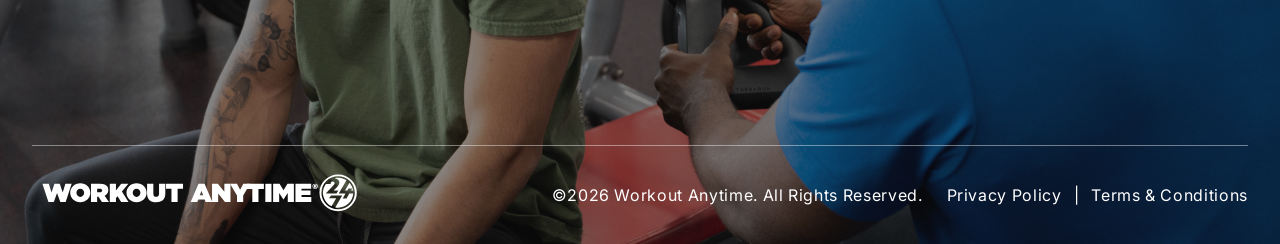
<file: theragun.html>
<!doctype html>
<html lang="en">
  <head>
    <meta charset="utf-8" />
    <meta name="viewport" content="width=device-width, initial-scale=1" />
    <meta
      name="description"
      content="Workout Anytime Theragun amenity guide with benefits, usage instructions, and focused muscle recovery information."
    />
    <title>Theragun | Workout Anytime</title>
    <link rel="icon" href="favicon.ico" sizes="any" />
    <link rel="preconnect" href="https://fonts.googleapis.com" />
    <link rel="preconnect" href="https://fonts.gstatic.com" crossorigin />
    <link
      href="https://fonts.googleapis.com/css2?family=Inter:wght@400;600;700;800&display=swap"
      rel="stylesheet"
    />
    <link rel="stylesheet" href="styles.css" />
  </head>
  <body>
    <main>
      <section class="hero" aria-labelledby="hero-title">
        <img
          class="hero__image"
          src="assets/theragun-hero.jpg"
          alt="Theragun percussive massage device"
        />
        <div class="hero__overlay"></div>

        <header class="site-header">
          <a class="site-header__logo" href="index.html" aria-label="Workout Anytime home">
            <img src="assets/woa-logo.svg" alt="Workout Anytime" />
          </a>
        </header>

        <div class="hero__content">
          <div class="hero__headline">
            <img
              class="hero__icon"
              src="assets/theragun-icon.svg"
              alt=""
              aria-hidden="true"
            />
            <h1 id="hero-title">Theragun</h1>
          </div>

          <div class="hero__copy hero__copy--theragun">
            <p class="eyebrow">Percussive therapy for focused muscle relief</p>
            <p>
              Use Theragun before or after training to loosen tight muscles,
              improve mobility, and support faster recovery.
            </p>
          </div>

          <div class="hero__session">
            <p>Recommended use per muscle group:</p>
            <strong>Up to 2 minutes</strong>
          </div>

          <a class="button" href="#instructions">How to use it</a>
        </div>
      </section>

      <section class="section benefits" aria-labelledby="benefits-title">
        <div class="section__heading">
          <h2 id="benefits-title"><span>Benefits</span></h2>
          <p>
            Theragun sessions help warm up muscles, release tension, and
            support recovery between workouts.
          </p>
        </div>

        <div class="benefits__grid">
          <article class="benefit-card">
            <div class="benefit-card__head">
              <span></span>
              <strong>01</strong>
            </div>
            <h3>Accelerates warm-up</h3>
            <p>Helps prepare muscles for movement with quick, targeted stimulation.</p>
          </article>

          <article class="benefit-card">
            <div class="benefit-card__head">
              <span></span>
              <strong>02</strong>
            </div>
            <h3>Improves flexibility and mobility</h3>
            <p>
              Supports better range of motion by easing stiffness before or
              after activity.
            </p>
          </article>

          <article class="benefit-card">
            <div class="benefit-card__head">
              <span></span>
              <strong>03</strong>
            </div>
            <h3>Reduces pain and discomfort</h3>
            <p>Targets sore spots and helps reduce everyday muscle discomfort.</p>
          </article>

          <article class="benefit-card">
            <div class="benefit-card__head">
              <span></span>
              <strong>04</strong>
            </div>
            <h3>Improves sleep</h3>
            <p>Helps the body relax by reducing tension in tight muscle areas.</p>
          </article>

          <article class="benefit-card">
            <div class="benefit-card__head">
              <span></span>
              <strong>05</strong>
            </div>
            <h3>Maximizes recovery</h3>
            <p>
              Complements training routines by supporting consistent muscle
              recovery.
            </p>
          </article>
        </div>
      </section>

      <section
        class="section instructions instructions--sauna"
        id="instructions"
        aria-labelledby="instructions-title"
      >
        <div class="instructions__image">
          <img
            src="assets/theragun-instructions.jpg"
            alt="Theragun device with attachments"
          />
        </div>

        <div class="instructions__content">
          <div class="section__heading">
            <h2 id="instructions-title">Step-by-Step Usage Guide</h2>
          </div>

          <ol class="steps steps--sauna">
            <li>
              <span>01</span>
              <div>
                <h3>Turn it on</h3>
                <p>
                  Press and hold the power button for two seconds. Set the
                  speed before placing the device on your body.
                </p>
              </div>
            </li>
            <li>
              <span>02</span>
              <div>
                <h3>Glide over muscles</h3>
                <p>
                  Move the attachment slowly across large muscle groups such as
                  your quads, glutes, or calves. Use it for 15-30 seconds for a
                  quick warm-up, or up to 2 minutes on sore areas.
                </p>
              </div>
            </li>
            <li>
              <span>03</span>
              <div>
                <h3>Treat tight spots</h3>
                <p>
                  When you find a knot or tight area, hold the device steady
                  over that spot for 15-30 seconds. Avoid pressing too hard.
                </p>
              </div>
            </li>
            <li>
              <span>04</span>
              <div>
                <h3>Avoid sensitive areas</h3>
                <p>
                  Do not use the device directly on bones, joints, or the front
                  and sides of your neck.
                </p>
              </div>
            </li>
          </ol>
        </div>
      </section>

      <section class="section information" aria-labelledby="information-title">
        <div class="section__heading">
          <h2 id="information-title">
            <span>Additional</span>
            information
          </h2>
        </div>

        <div class="info-grid">
          <article class="info-card">
            <ul>
              <li>
                We recommend no more than two minutes of continuous use on any
                muscle group.
              </li>
            </ul>
          </article>
        </div>
      </section>
    </main>

    <footer class="footer">
      <img
        class="footer__image footer__image--center"
        src="assets/theragun-footer.jpg"
        alt="Theragun recovery setup"
      />
      <div class="footer__overlay"></div>

      <p class="footer__message">
        See us at the front desk for any further assistance!
      </p>

      <div class="footer__bar">
        <img src="assets/woa-logo-white.svg" alt="Workout Anytime" />
        <p>&copy;2026 Workout Anytime. All Rights Reserved.</p>
        <nav aria-label="Legal">
          <a href="#">Privacy Policy</a>
          <span>|</span>
          <a href="#">Terms &amp; Conditions</a>
        </nav>
      </div>
    </footer>
  </body>
</html>
</file>
<file: styles.css>
:root {
  --black: #111111;
  --text: #333333;
  --muted: #f2f2f2;
  --teal: #a4d6de;
  --blue: #0033a0;
  --white: #ffffff;
  --display: "Objectivity", "Inter", Arial, sans-serif;
  --body: "Inter", Arial, sans-serif;
  --container: 1312px;
  --gutter: 32px;
}

* {
  box-sizing: border-box;
}

html {
  scroll-behavior: smooth;
}

body {
  margin: 0;
  background: var(--white);
  color: var(--black);
  font-family: var(--body);
  line-height: 1.4;
  overflow-x: hidden;
}

img {
  display: block;
  max-width: 100%;
}

a {
  color: inherit;
}

.home-hero {
  position: relative;
  min-height: 640px;
  overflow: hidden;
  color: var(--white);
}

.home-hero__image {
  position: absolute;
  inset: 0;
  width: 100%;
  height: 100%;
  object-fit: cover;
  object-position: center;
}

.home-hero__overlay {
  position: absolute;
  inset: 0;
  background: linear-gradient(
    90deg,
    rgba(17, 17, 17, 0.86) 0%,
    rgba(17, 17, 17, 0.58) 55%,
    rgba(17, 17, 17, 0.28) 100%
  );
}

.home-hero__content {
  position: relative;
  z-index: 2;
  width: min(var(--container), calc(100% - var(--gutter) - var(--gutter)));
  margin: 0 auto;
  padding: 150px 0 120px;
}

.home-hero__eyebrow {
  margin-bottom: 10px;
  color: var(--teal);
  font-family: var(--display);
  font-size: 40px;
  font-weight: 800;
  line-height: 1;
  letter-spacing: 0.4px;
}

.home-hero h1 {
  max-width: 780px;
}

.home-hero__content > p:last-child {
  width: min(620px, 100%);
  margin-top: 16px;
  font-size: 16px;
  letter-spacing: 0.65px;
}

.amenity-index {
  padding-top: 90px;
}

.amenity-grid {
  display: grid;
  grid-template-columns: repeat(auto-fit, minmax(min(390px, 100%), 1fr));
  gap: 40px;
}

.amenity-card {
  display: flex;
  flex-direction: column;
  min-height: 0;
  overflow: hidden;
  border-radius: 8px;
  background: var(--muted);
  color: var(--black);
  text-decoration: none;
  transition: transform 180ms ease, background-color 180ms ease;
}

.amenity-card:hover,
.amenity-card:focus-visible {
  background: #ededed;
  transform: translateY(-3px);
}

.amenity-card img {
  width: 100%;
  height: auto;
  aspect-ratio: 16 / 10;
  object-fit: cover;
}

.amenity-card div {
  display: flex;
  flex: 1;
  flex-direction: column;
  align-items: flex-start;
  justify-content: flex-start;
  min-width: 0;
  padding: 22px;
  gap: 26px;
}

.amenity-card p {
  color: var(--teal);
  font-size: 16px;
  font-weight: 800;
  letter-spacing: 0.65px;
  text-align: left;
}

.amenity-card h3 {
  font-size: 25px;
  font-weight: 700;
  line-height: 1.2;
  letter-spacing: 0.25px;
  text-align: left;
}

.amenity-card span {
  display: inline-flex;
  align-items: center;
  justify-content: center;
  align-self: flex-end;
  min-height: 44px;
  margin-top: auto;
  padding: 12px 18px;
  border-radius: 5px;
  background: var(--teal);
  color: var(--black);
  font-size: 16px;
  font-weight: 800;
  letter-spacing: 0.8px;
  text-transform: uppercase;
  transition: background-color 180ms ease, color 180ms ease;
}

.amenity-card:hover span,
.amenity-card:focus-visible span {
  background: #b8e5ec;
}

.hero {
  position: relative;
  min-height: 850px;
  overflow: hidden;
  color: var(--white);
}

.hero__image,
.footer__image {
  position: absolute;
  inset: 0;
  width: 100%;
  height: 100%;
  object-fit: cover;
}

.hero__image {
  object-position: center;
}

.hero__image--tanning {
  object-position: center;
}

.hero__image--hydromassage {
  object-position: center top;
}

.hero__image--beauty {
  object-position: center;
}

.hero__image--cryo {
  object-position: center;
}

.hero__image--red-light {
  object-position: center;
}

.hero__image--polarwave {
  object-position: center;
}

.hero__overlay {
  position: absolute;
  inset: 0;
  background: linear-gradient(
    90deg,
    rgba(17, 17, 17, 0.84) 0%,
    rgba(17, 17, 17, 0.46) 55%,
    rgba(17, 17, 17, 0.18) 100%
  );
}

.hero__overlay--soft {
  background: linear-gradient(
    90deg,
    rgba(17, 17, 17, 0.72) 0%,
    rgba(17, 17, 17, 0.38) 55%,
    rgba(17, 17, 17, 0.14) 100%
  );
}

.hero__overlay--polarwave {
  background: linear-gradient(
    90deg,
    rgba(17, 17, 17, 0.42) 0%,
    rgba(17, 17, 17, 0.23) 55%,
    rgba(17, 17, 17, 0.09) 100%
  );
}

.hero__overlay--redzone {
  background: linear-gradient(
    90deg,
    rgba(17, 17, 17, 0.5) 0%,
    rgba(17, 17, 17, 0.38) 100%
  );
}

.site-header {
  position: relative;
  z-index: 2;
  width: min(var(--container), calc(100% - var(--gutter) - var(--gutter)));
  margin: 0 auto;
  padding-top: 30px;
  padding-bottom: 20px;
  border-bottom: 1px solid rgba(255, 255, 255, 0.45);
}

.site-header__logo {
  display: inline-flex;
  width: 336px;
  max-width: 52vw;
}

.site-header__logo img,
.footer__bar img {
  width: 100%;
  height: auto;
}

.hero__content {
  position: relative;
  z-index: 2;
  width: min(var(--container), calc(100% - var(--gutter) - var(--gutter)));
  margin: 0 auto;
  padding: 170px 0 120px;
}

.hero__headline {
  display: flex;
  align-items: baseline;
  gap: 10px;
  max-width: 100%;
}

.hero__headline h1 {
  min-width: 0;
  overflow-wrap: break-word;
}

.hero__icon {
  width: 60px;
  height: 60px;
  flex: 0 0 60px;
}

h1,
h2,
h3,
p {
  margin: 0;
}

h1 {
  font-family: var(--display);
  font-size: 76px;
  line-height: 1.05;
  letter-spacing: 0.8px;
}

.hero__copy {
  width: min(740px, 100%);
  margin-top: 10px;
  overflow-wrap: break-word;
}

.hero__copy--wide {
  width: min(860px, 100%);
}

.hero__copy--beauty .eyebrow {
  width: min(640px, 100%);
  white-space: normal;
}

.hero__copy--cryo .eyebrow {
  width: min(625px, 100%);
  white-space: normal;
}

.hero__copy--theragun .eyebrow {
  width: min(560px, 100%);
  white-space: normal;
}

.hero__copy--red-light .eyebrow {
  width: min(560px, 100%);
  white-space: normal;
}

.hero__copy--dry-heat .eyebrow {
  width: min(640px, 100%);
  white-space: normal;
}

.hero__copy--redzone {
  width: min(895px, 100%);
}

.hero__copy--redzone .eyebrow {
  width: min(895px, 100%);
  white-space: normal;
}

.eyebrow,
.section__heading h2 {
  font-family: var(--display);
  font-size: 40px;
  font-weight: 800;
  line-height: 1;
  letter-spacing: 0.4px;
}

.eyebrow {
  color: var(--teal);
  margin-bottom: 10px;
  white-space: nowrap;
}

.hero__copy p:last-child,
.section__heading p,
.steps p,
.benefit-card p,
.callout,
.footer__bar {
  font-size: 16px;
  letter-spacing: 0.65px;
}

.hero__session {
  width: min(351px, 100%);
  margin-top: 50px;
  margin-bottom: 20px;
}

.hero__session p {
  color: var(--teal);
  font-size: 16px;
  letter-spacing: 0.65px;
}

.hero__session strong {
  display: block;
  margin-top: 2px;
  font-size: 25px;
  line-height: 1.2;
  letter-spacing: 0.25px;
}

.button {
  display: inline-flex;
  min-width: 216px;
  min-height: 55px;
  align-items: center;
  justify-content: center;
  padding: 16px 26px;
  border-radius: 5px;
  background: var(--teal);
  color: var(--black);
  font-size: 16px;
  font-weight: 800;
  letter-spacing: 0.8px;
  text-align: center;
  text-decoration: none;
  text-transform: uppercase;
  transition: transform 180ms ease, background-color 180ms ease;
}

.button:hover,
.button:focus-visible {
  background: #b8e5ec;
  transform: translateY(-2px);
}

.section {
  width: min(var(--container), calc(100% - var(--gutter) - var(--gutter)));
  margin: 0 auto;
  padding: 100px 0;
}

.section__heading {
  max-width: 820px;
  margin-bottom: 50px;
}

.section__heading h2 {
  margin-bottom: 10px;
}

.section__heading h2 span {
  color: var(--teal);
}

.section__heading p {
  color: var(--text);
}

.benefits__grid {
  display: grid;
  grid-template-columns: repeat(3, minmax(0, 1fr));
  gap: 40px;
}

.benefits__grid--two {
  grid-template-columns: repeat(2, minmax(0, 1fr));
}

.benefit-card,
.info-card {
  border-radius: 8px;
  background: var(--muted);
}

.benefit-card {
  min-height: 190px;
  padding: 24px;
  display: flex;
  flex-direction: column;
  justify-content: center;
  gap: 16px;
}

.benefit-card__head {
  display: flex;
  align-items: center;
  justify-content: space-between;
  gap: 20px;
}

.benefit-card__head span {
  width: 72px;
  height: 1px;
  background: var(--teal);
}

.benefit-card__head strong {
  color: var(--teal);
  font-size: 18px;
  letter-spacing: 1px;
}

.benefit-card h3,
.steps h3,
.info-card h3 {
  font-size: 25px;
  font-weight: 700;
  line-height: 1.2;
  letter-spacing: 0.25px;
}

.info-card--expanded h3 {
margin-bottom: 30px;
}

.benefit-card p {
  font-size: 15px;
  letter-spacing: 0.45px;
  color: var(--text);
  line-height: 1.4;
}

.instructions {
  width: 100%;
  max-width: none;
  display: block;
  padding: 100px var(--gutter);
  background: var(--muted);
}

.instructions__content {
  width: min(var(--container), 100%);
  margin: 0 auto;
}

.instructions__content .section__heading {
  margin-bottom: 30px;
}

.steps {
  display: grid;
  grid-template-columns: repeat(4, minmax(0, 1fr));
  gap: 60px;
  margin: 0;
  padding: 0;
  list-style: none;
}

.steps li {
  display: flex;
  min-width: 0;
  flex-direction: column;
  gap: 23px;
  align-items: flex-start;
}

.steps li:last-child {
  padding-bottom: 0;
  border-bottom: 0;
}

.steps img {
  width: 100%;
  aspect-ratio: 466 / 700;
  border-radius: 8px;
  object-fit: cover;
}

.steps h3 {
  margin-bottom: 10px;
}

.steps p {
  color: var(--text);
}

.steps strong {
  font-weight: 700;
}

.beauty-guide {
  width: 100%;
  padding: 100px var(--gutter);
  background: var(--muted);
}

.beauty-guide__inner {
  width: min(var(--container), 100%);
  margin: 0 auto;
}

.control-guide__desktop {
  position: relative;
  width: 1120px;
  max-width: 100%;
  min-height: 1040px;
  margin: 40px auto 0;
}

.control-guide__graphic {
  position: relative;
  z-index: 2;
  width: 263px;
  height: auto;
  margin: 0 auto;
}

.control-guide__lines {
  position: absolute;
  z-index: 1;
  top: 0;
  left: 50%;
  width: 1120px;
  max-width: none;
  height: 1040px;
  overflow: visible;
  transform: translateX(-50%);
  pointer-events: none;
}

.control-guide__lines polyline {
  fill: none;
  stroke: rgba(80, 80, 85, 0.42);
  stroke-width: 1;
  stroke-linecap: round;
  stroke-linejoin: round;
  vector-effect: non-scaling-stroke;
}

.control-callout {
  position: absolute;
  z-index: 3;
  width: 320px;
  min-width: 0;
}

.control-callout h3,
.mobile-control h3 {
  margin-bottom: 4px;
  font-size: 25px;
  font-weight: 700;
  line-height: 1.2;
  letter-spacing: 0.25px;
}

.control-callout p,
.mobile-control p {
  color: var(--text);
  font-size: 16px;
  letter-spacing: 0.65px;
  line-height: 1.25;
}

.control-callout strong {
  color: var(--black);
  font-weight: 800;
}

.control-callout--left {
  left: 0;
  text-align: right;
}

.control-callout--right {
  right: 0;
}

.control-callout--ventilation {
  top: 360px;
}

.control-callout--vibration {
  top: 520px;
}

.control-callout--bluetooth {
  top: 845px;
}

.control-callout--power {
  top: 385px;
}

.control-callout--music {
  top: 505px;
}

.control-callout--volume {
  top: 615px;
}

.control-callout--voice {
  top: 725px;
}

.control-guide__mobile {
  display: none;
}

.guide-section {
  width: 100%;
  max-width: none;
  display: grid;
  grid-template-columns: minmax(0, 636px) minmax(0, 636px);
  justify-content: center;
  align-items: start;
  gap: 40px;
  padding: 50px var(--gutter);
  background: var(--muted);
}

.guide-section + .guide-section {
  padding-top: 50px;
}

.guide-section--cryo {
  padding-top: 100px;
  padding-bottom: 100px;
}

.guide-section--reverse .guide-section__image {
  order: 2;
}

.guide-section--reverse .guide-section__content {
  order: 1;
}

.guide-section__image {
  overflow: hidden;
  border-radius: 8px;
}

.guide-section__image img {
  width: 100%;
  aspect-ratio: 636 / 374;
  object-fit: cover;
}

.guide-section__image--portrait {
  justify-self: center;
  max-width: 420px;
}

.guide-section__image--portrait img {
  aspect-ratio: 364 / 493;
  object-fit: contain;
}

.guide-section__content .section__heading {
  margin-bottom: 30px;
}

.guide-section__note {
  grid-column: 1 / -1;
  color: var(--text);
  font-size: 12px;
  letter-spacing: 0.65px;
  text-align: right;
}

.instructions--sauna {
  display: grid;
  grid-template-columns: minmax(0, 610px) minmax(0, 610px);
  justify-content: center;
  align-items: center;
  gap: 70px;
}

.instructions--sauna .instructions__image {
  overflow: hidden;
  border-radius: 8px;
}

.instructions--sauna .instructions__image img {
  width: 100%;
  aspect-ratio: 61 / 62;
  object-fit: cover;
}

.instructions__image--polarwave img {
  object-position: center top;
}

.instructions__image--dry-heat img {
  aspect-ratio: 610 / 744;
  object-position: center;
}

.instructions__image--redzone img {
  aspect-ratio: 610 / 855;
  object-position: center;
}

.instructions--sauna .instructions__content {
  width: auto;
  margin: 0;
}

.instructions--sauna .instructions__content .section__heading {
  margin-bottom: 45px;
}

.steps--sauna {
  grid-template-columns: 1fr;
  gap: 30px;
}

.steps--sauna li {
  display: grid;
  grid-template-columns: 58px minmax(0, 1fr);
  gap: 32px;
  align-items: start;
  padding-bottom: 30px;
  border-bottom: 1px solid rgba(51, 51, 51, 0.2);
}

.steps--sauna span {
  display: grid;
  width: 58px;
  height: 58px;
  place-items: center;
  border-radius: 5px;
  background: var(--teal);
  color: var(--black);
  font-size: 18px;
  font-weight: 800;
}

.information {
  padding-bottom: 85px;
}

.info-grid {
  display: grid;
  grid-template-columns: 1fr;
  gap: 0;
}

.info-grid--two {
  grid-template-columns: repeat(2, minmax(0, 1fr));
  gap: 50px;
}

.info-card {
  padding: 48px;
}

.info-card p {
  margin-top: 6px;
  color: var(--blue);
  font-size: 16px;
  font-weight: 800;
  letter-spacing: 0.65px;
  margin-bottom: 20px;
}

.info-card ul {
  display: grid;
  gap: 24px;
  padding: 0;
  list-style: none;
}

.info-card li {
  position: relative;
  padding-left: 30px;
  font-size: 25px;
  font-weight: 700;
  line-height: 1.2;
  letter-spacing: 0.25px;
}

.info-card li::before {
  content: "";
  position: absolute;
  left: 0;
  top: 10px;
  width: 10px;
  height: 10px;
  border-radius: 50%;
  background: var(--teal);
}

.callout {
  margin-top: 30px;
  padding: 36px;
  border-radius: 8px;
  background: var(--teal);
  color: var(--black);
  text-align: center;
}

.callout--flush {
  margin-top: 30px;
}

.footer {
  position: relative;
  min-height: 550px;
  display: flex;
  align-items: center;
  justify-content: center;
  overflow: hidden;
  color: var(--white);
}

.footer__image {
  object-position: 60% 80%;
}

.footer__image--center {
  object-position: center;
}

.footer__image--tanning {
  object-position: center;
}

.footer__image--beauty {
  object-position: center;
}

.footer__image--cryo {
  object-position: center;
}

.footer__image--polarwave {
  object-position: center;
}

.footer__overlay {
  position: absolute;
  inset: 0;
  background: rgba(17, 17, 17, 0.5);
}

.footer__message {
  position: relative;
  z-index: 1;
  width: min(584px, calc(100% - var(--gutter) - var(--gutter)));
  font-family: var(--display);
  font-size: 40px;
  font-weight: 800;
  line-height: 1;
  letter-spacing: 0.4px;
  text-align: center;
  transform: translateY(-20px);
}

.footer__bar {
  position: absolute;
  z-index: 1;
  left: 50%;
  bottom: 20px;
  width: min(var(--container), calc(100% - var(--gutter) - var(--gutter)));
  transform: translateX(-50%);
  display: grid;
  grid-template-columns: auto 1fr auto;
  gap: 24px;
  align-items: center;
  padding-top: 20px;
  border-top: 1px solid rgba(255, 255, 255, 0.42);
}

.footer__bar img {
  width: 336px;
  height: auto;
  max-width: 36vw;
}

.footer__bar p {
  text-align: right;
}

.footer__bar nav {
  display: flex;
  gap: 12px;
  align-items: center;
  justify-content: flex-end;
}

.footer__bar a {
  text-decoration: none;
}

.footer__bar a:hover,
.footer__bar a:focus-visible {
  text-decoration: underline;
}

@media (max-width: 1024px) {
  :root {
    --gutter: 28px;
  }

  .home-hero {
    min-height: 560px;
  }

  .home-hero__content {
    padding-top: 130px;
  }

  .hero {
    min-height: 760px;
  }

  .hero__content {
    padding-top: 150px;
  }

  h1 {
    font-size: 56px;
  }

  .eyebrow,
  .section__heading h2,
  .footer__message {
    font-size: 34px;
  }

  .benefits__grid {
    grid-template-columns: repeat(2, minmax(0, 1fr));
    gap: 28px;
  }

  .guide-section {
    grid-template-columns: 1fr;
    gap: 36px;
    padding-top: 70px;
    padding-bottom: 70px;
  }

  .control-callout {
    width: 260px;
  }

  .control-callout h3 {
    font-size: 20px;
  }

  .control-callout--left {
    left: max(0px, calc(50% - 510px));
  }

  .control-callout--right {
    right: max(0px, calc(50% - 510px));
  }

  .guide-section__image,
  .guide-section__content {
    width: min(720px, 100%);
    justify-self: center;
  }

  .guide-section--reverse .guide-section__image,
  .guide-section--reverse .guide-section__content {
    order: initial;
  }

  .guide-section__note {
    width: min(720px, 100%);
    justify-self: center;
    text-align: left;
  }

  .instructions {
    padding-top: 80px;
    padding-bottom: 80px;
  }

  .instructions--sauna {
    grid-template-columns: 1fr;
    gap: 44px;
  }

  .instructions__content {
    width: min(720px, 100%);
  }

  .instructions--sauna .instructions__image,
  .instructions--sauna .instructions__content {
    width: min(720px, 100%);
    justify-self: center;
  }

  .steps {
    grid-template-columns: repeat(2, minmax(0, 1fr));
  }

  .steps--sauna {
    grid-template-columns: 1fr;
  }

  .info-grid {
    gap: 28px;
  }

  .info-card {
    padding: 36px;
  }

  .info-card li {
    font-size: 22px;
  }

  .footer__bar {
    grid-template-columns: 1fr;
    justify-items: center;
    text-align: center;
  }

  .footer__bar img {
    max-width: 260px;
  }

  .footer__bar p {
    text-align: center;
  }
}

@media (max-width: 1180px) {
  .control-guide__desktop {
    display: none;
  }

  .control-guide__mobile {
    display: block;
  }

  .control-guide__graphic--mobile {
    width: min(263px, 70vw);
    height: auto;
    margin: 0 auto 42px;
  }

  .mobile-control-list {
    display: grid;
  }

  .mobile-control {
    display: grid;
    grid-template-columns: 46px minmax(0, 1fr);
    gap: 10px;
    align-items: start;
    padding: 14px 0;
    border: 0;
  }

  .mobile-control:nth-child(1),
  .mobile-control:nth-child(4) {
    margin-bottom: 10px;
    padding-bottom: 18px;
    border-bottom: 1px solid #505055;
  }

  .mobile-control img {
    width: 46px;
    height: 46px;
  }

  .mobile-control h3 {
    font-size: 22px;
  }
}

@media (max-width: 700px) {
  :root {
    --gutter: 16px;
  }

  .home-hero {
    min-height: 540px;
  }

  .home-hero__overlay {
    background: linear-gradient(
      90deg,
      rgba(17, 17, 17, 0.92) 0%,
      rgba(17, 17, 17, 0.72) 70%,
      rgba(17, 17, 17, 0.46) 100%
    );
  }

  .home-hero__content {
    padding-top: 110px;
    padding-bottom: 90px;
  }

  .home-hero__eyebrow {
    font-size: 30px;
  }

  .hero {
    min-height: 680px;
  }

  .footer__image {
    object-position: 62% center;
  }

  .hero__overlay {
    background: linear-gradient(
      90deg,
      rgba(17, 17, 17, 0.9) 0%,
      rgba(17, 17, 17, 0.66) 70%,
      rgba(17, 17, 17, 0.42) 100%
    );
  }

  .site-header {
    padding-top: 22px;
    padding-bottom: 10px;
  }

  .site-header__logo {
    width: 230px;
  }

  .hero__content {
    padding-top: 120px;
    padding-bottom: 80px;
  }

  .hero__headline {
    align-items: center;
    flex-wrap: wrap;
  }

  .hero__icon {
    width: 42px;
    height: 42px;
    flex-basis: 42px;
  }

  h1 {
    font-size: 36px;
  }

  .eyebrow,
  .section__heading h2,
  .footer__message {
    font-size: 30px;
  }

  .eyebrow {
    font-size: clamp(24px, 6.5vw, 30px);
  }

  .hero__session strong,
  .benefit-card h3,
  .steps h3,
  .info-card h3,
  .info-card li {
    font-size: 22px;
  }

  .section {
    padding: 70px 0;
  }

  .benefits__grid,
  .steps,
  .info-grid,
  .amenity-grid {
    grid-template-columns: 1fr;
  }

  .benefits__grid--two {
    grid-template-columns: 1fr;
  }

  .guide-section {
    padding: 70px var(--gutter);
  }

  .guide-section--cryo {
    padding-top: 100px;
    padding-bottom: 100px;
  }

  .amenity-card {
    grid-template-columns: 1fr;
  }

  .amenity-card img {
    aspect-ratio: 16 / 9;
  }

  .amenity-card span {
    align-self: flex-start;
    margin-top: 28px;
  }

  .benefit-card {
    min-height: 0;
  }

  .instructions {
    padding: 70px var(--gutter);
  }

  .instructions--cryo {
    padding: 70px 0px ;
  }

  .beauty-guide {
    padding: 70px var(--gutter);
  }

  .control-guide__graphic--mobile {
    width: min(260px, 82vw);
    margin: 0 auto 38px;
  }

  .steps li {
    gap: 18px;
  }

  .info-card {
    padding: 28px;
  }

  .callout {
    padding: 28px;
    margin-top: 30px;
  }

  .callout--flush {
    margin-top: 0px;
  }

  .footer {
    min-height: 520px;
    padding: 80px 0 190px;
  }
}

@media (max-width: 430px) {
  .hero__headline {
    align-items: flex-start;
  }

  h1 {
    font-size: 32px;
  }

  .home-hero__eyebrow {
    font-size: 26px;
  }

  .hero__copy p:last-child,
  .home-hero__content > p:last-child,
  .section__heading p,
  .steps p,
  .benefit-card p,
  .callout,
  .footer__bar {
    font-size: 15px;
  }

  .button {
    width: 100%;
  }

  .footer__bar nav {
    flex-wrap: wrap;
  }


  .amenity-card div {
    gap: 0px;
  }
}

@media (max-width: 520px) {
  .site-header,
  .hero__content,
  .home-hero__content,
  .section,
  .footer__bar {
    width: calc(100% - var(--gutter) - var(--gutter));
  }

  .instructions__content {
    width: calc(100% - var(--gutter) - var(--gutter));
  }

  .instructions {
    width: 100%;
  }

  h1 {
    font-size: 26px;
  }

  .hero__icon {
    width: 32px;
    height: 32px;
    flex-basis: 32px;
  }

  .section__heading h2,
  .footer__message {
    font-size: 26px;
  }

  .eyebrow {
    font-size: 16px;
  }

  .footer__bar {
    width: calc(100% - var(--gutter) - var(--gutter));
  }

  .home-hero__content,
  .amenity-index {
    width: calc(100% - var(--gutter) - var(--gutter));
  }

  .home-hero h1,
  .home-hero__content > p:last-child {
    max-width: 270px;
  }

  .hero__content {
    width: calc(100% - var(--gutter) - var(--gutter));
  }

  .hero__copy,
  .hero__copy p:last-child,
  .section__heading {
    max-width: 300px;
  }

  .benefit-card,
  .info-card,
  .amenity-card {
    min-width: 0;
  }

  .benefit-card p,
  .benefit-card h3,
  .info-card li,
  .section__heading p {
    overflow-wrap: break-word;
  }
}
</file>
